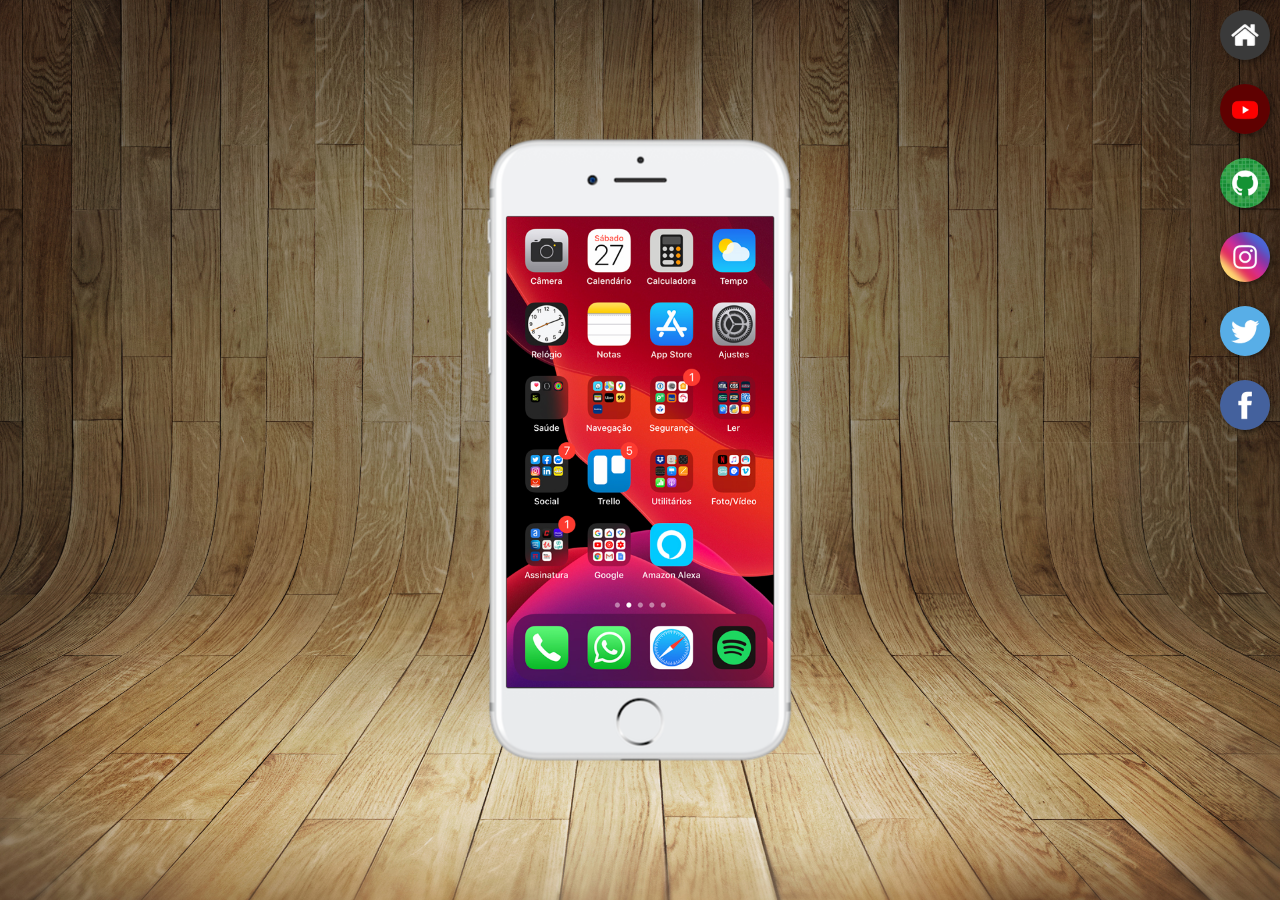
<file: index.html>
<!DOCTYPE html>
<html lang="pt-br">
<head>
    <meta charset="UTF-8">
    <meta name="viewport" content="width=device-width, initial-scale=1.0">
    <link rel="shortcut icon" href="favicon.ico" type="image/x-icon">
    <link rel="stylesheet" href="estilos/style.css">
    <title>Projeto Redes Sociais</title>
</head>
<body>
    <main>
        <section id="telefone">
            <iframe src="home.html" name="tela" id="tela" frameborder="0">
                Seu navegador não é compatível com isso.
            </iframe>
        </section>
        <section id="redes-sociais">
            <a href="home.html" target="tela"><img src="imagens/logo-home.jpg" alt="Home"></a><br>
            <a href="youtube.html" target="tela"><img src="imagens/logo-youtube.jpg" alt="YouTube"></a><br>
            <a href="github.html" target="tela"><img src="imagens/logo-github.jpg" alt="GitHub"></a><br>
            <a href="instagram.html" target="tela"><img src="imagens/logo-instagram.jpg" alt="Instagram"></a><br>
            <a href="twitter.html" target="tela"><img src="imagens/logo-twitter.jpg" alt="Twitter"></a><br>
            <a href="facebook.html" target="tela"><img src="imagens/logo-facebook.jpg" alt="Facebook"></a>

        </section>
    </main>
</body>
</html>
</file>
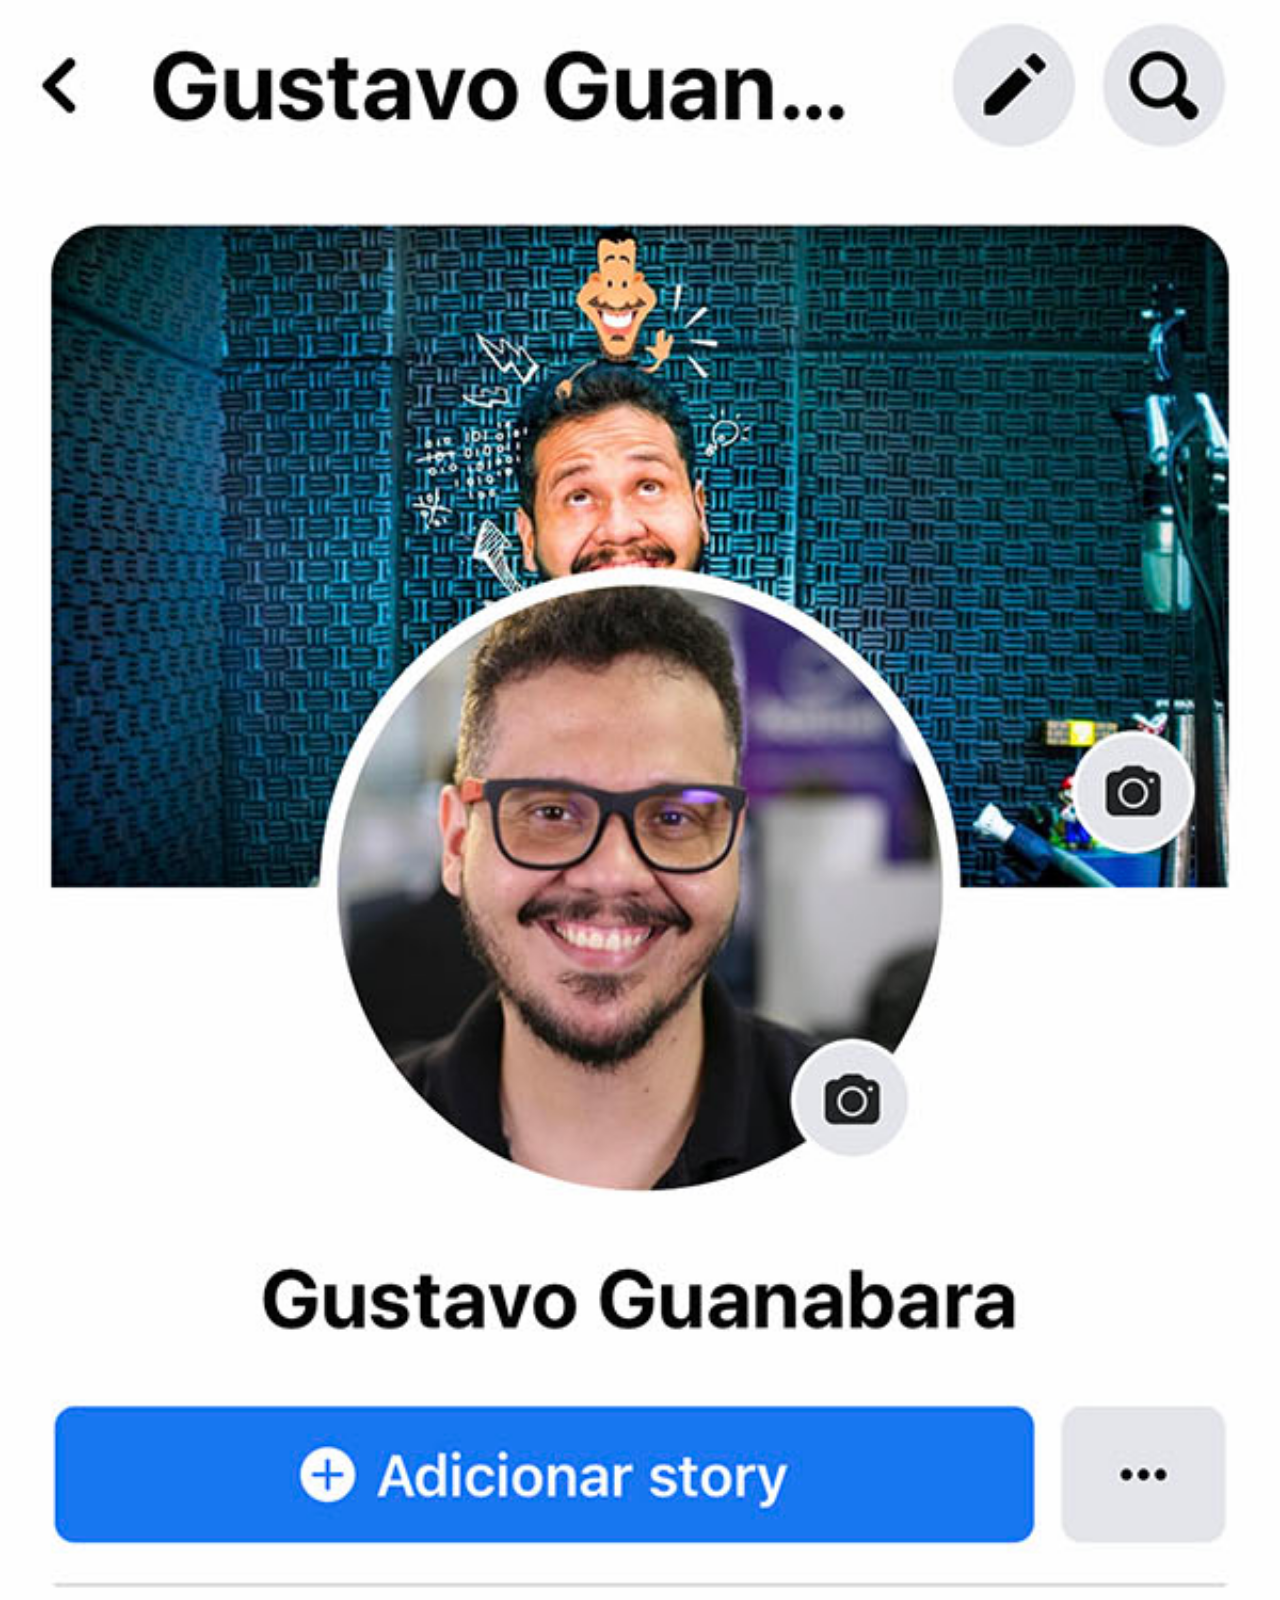
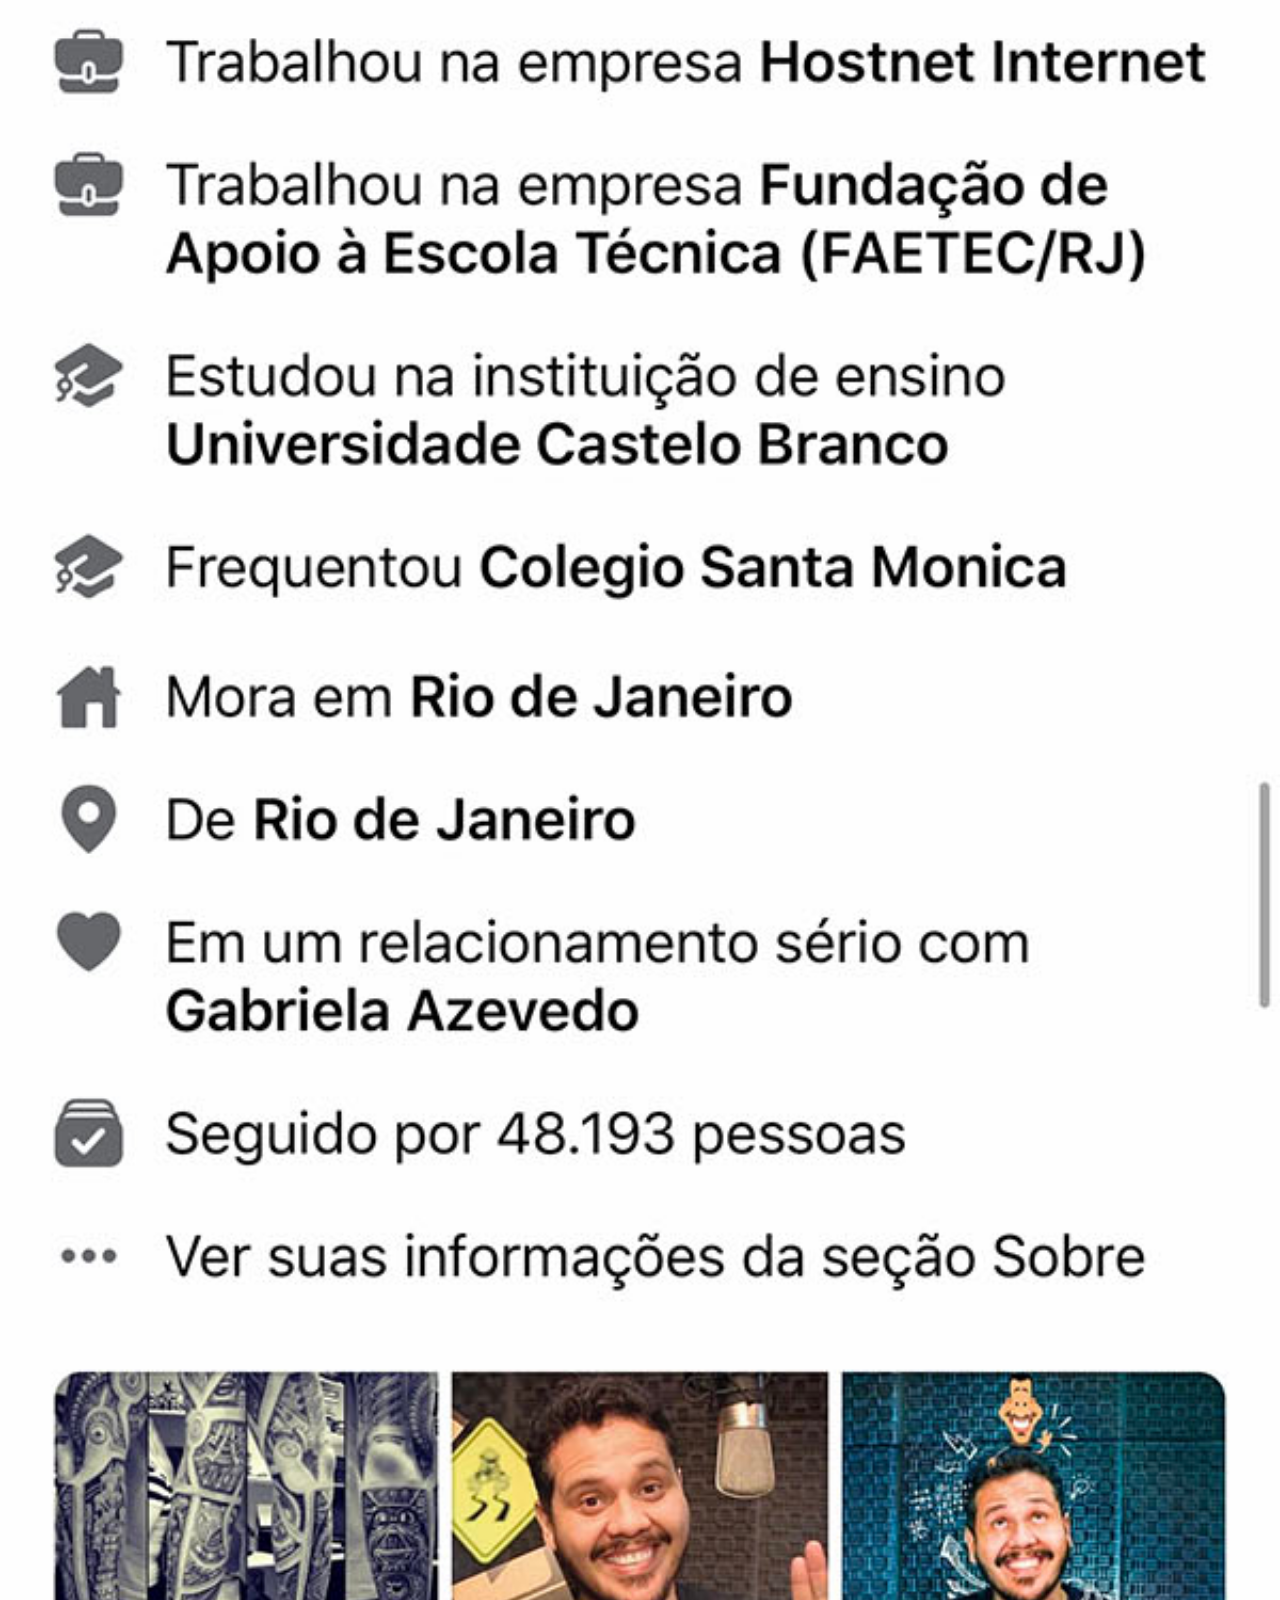
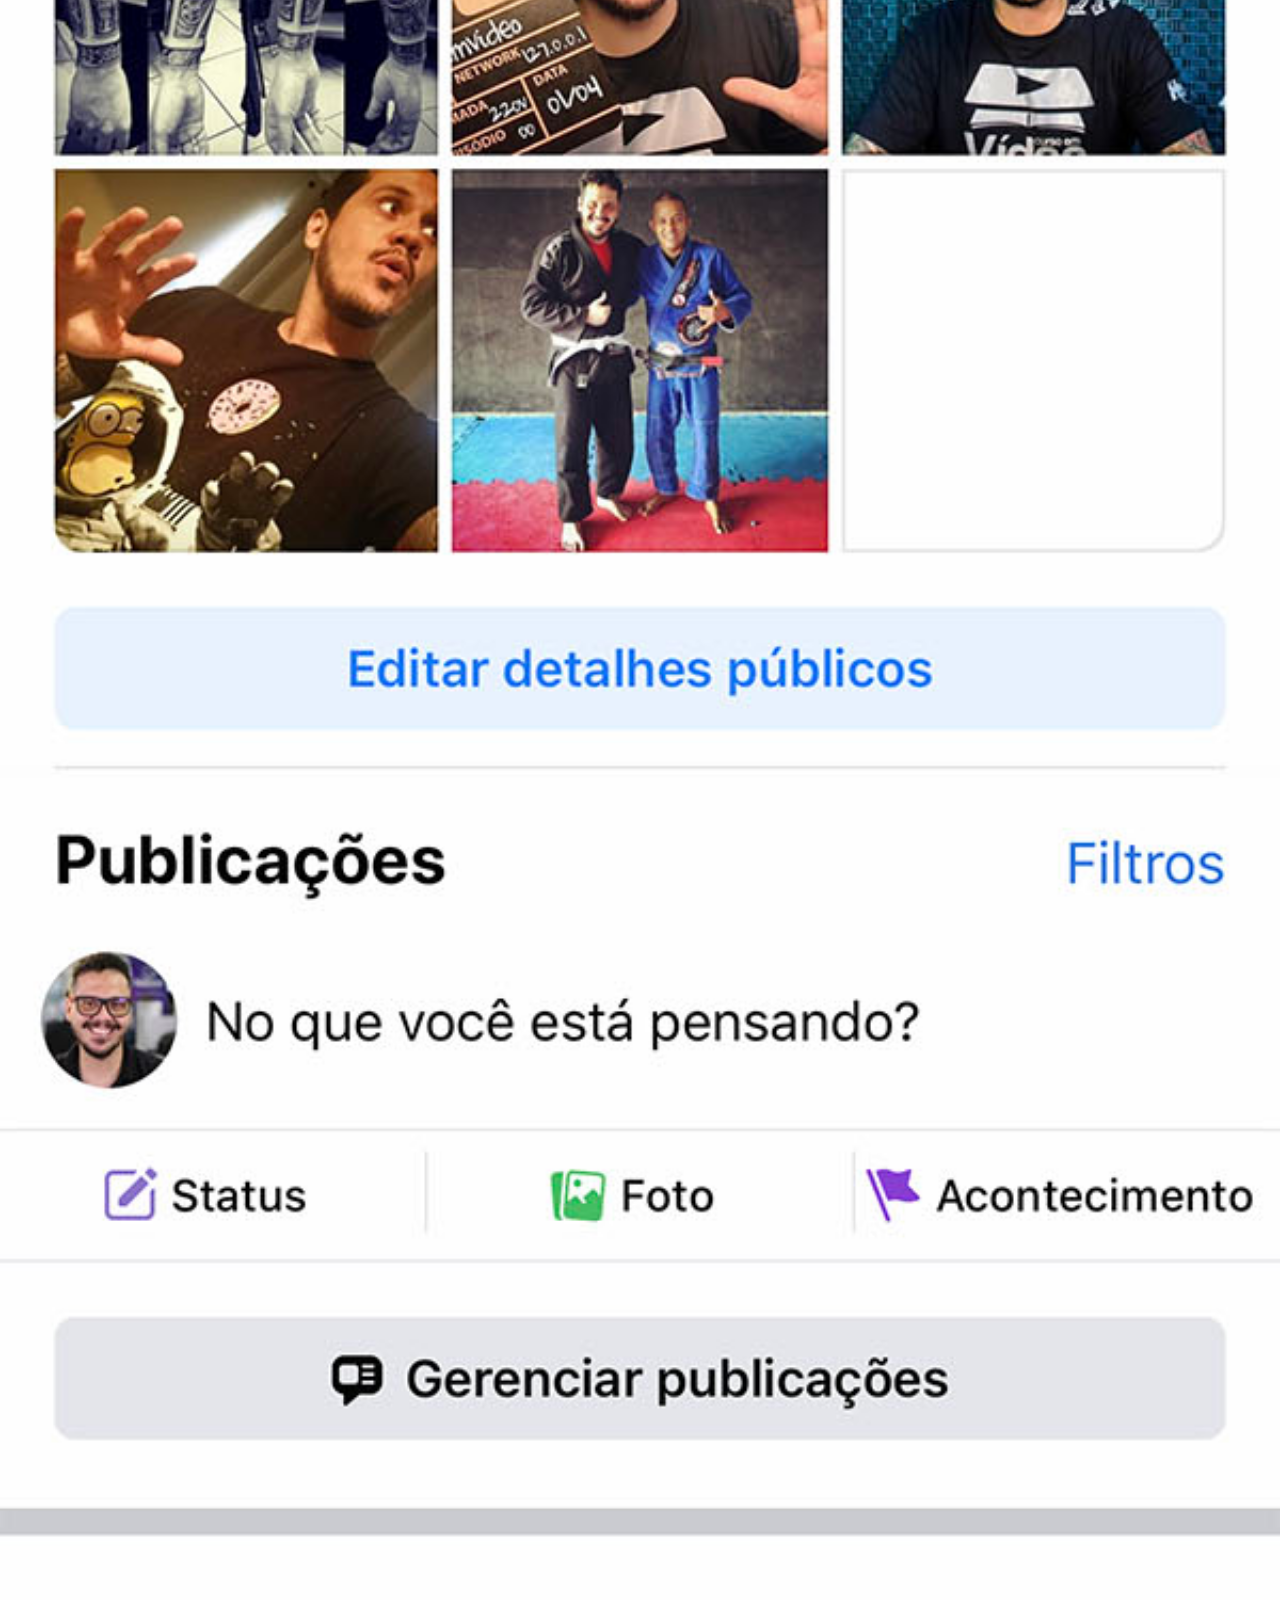
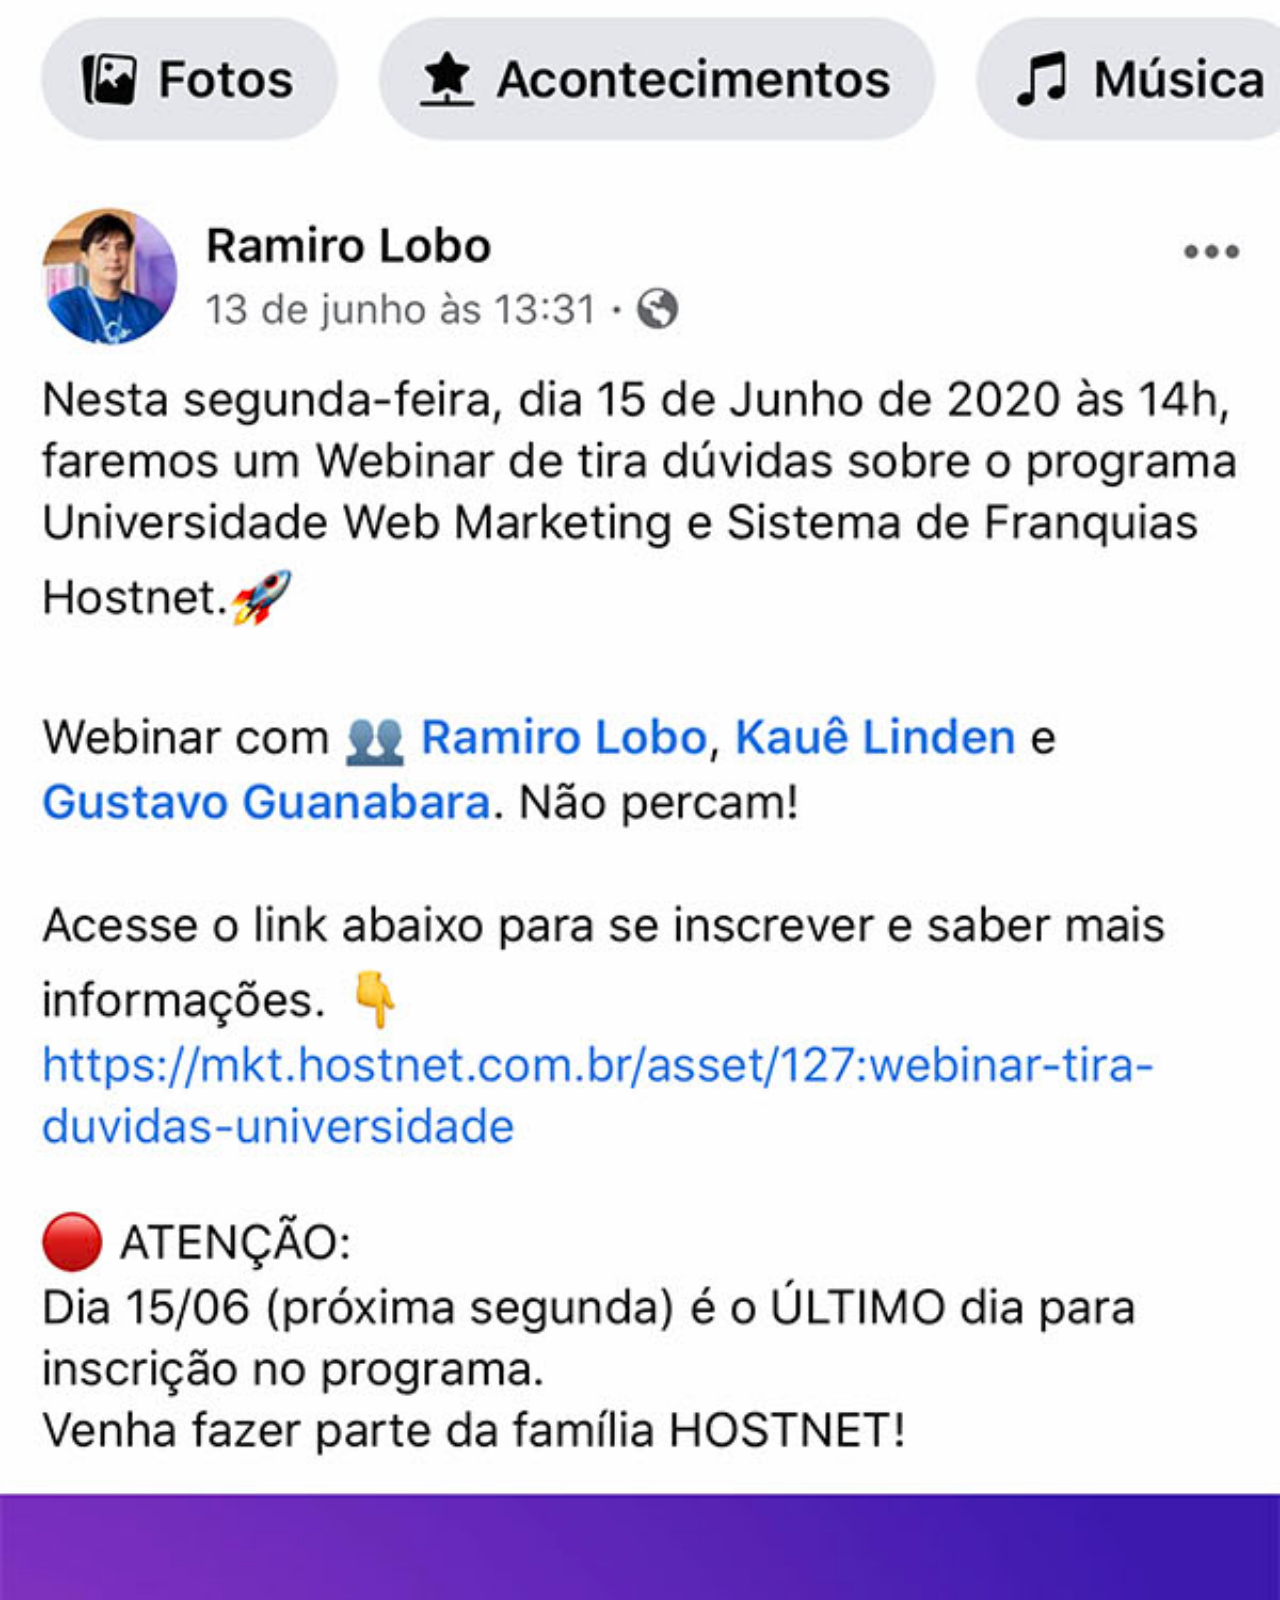
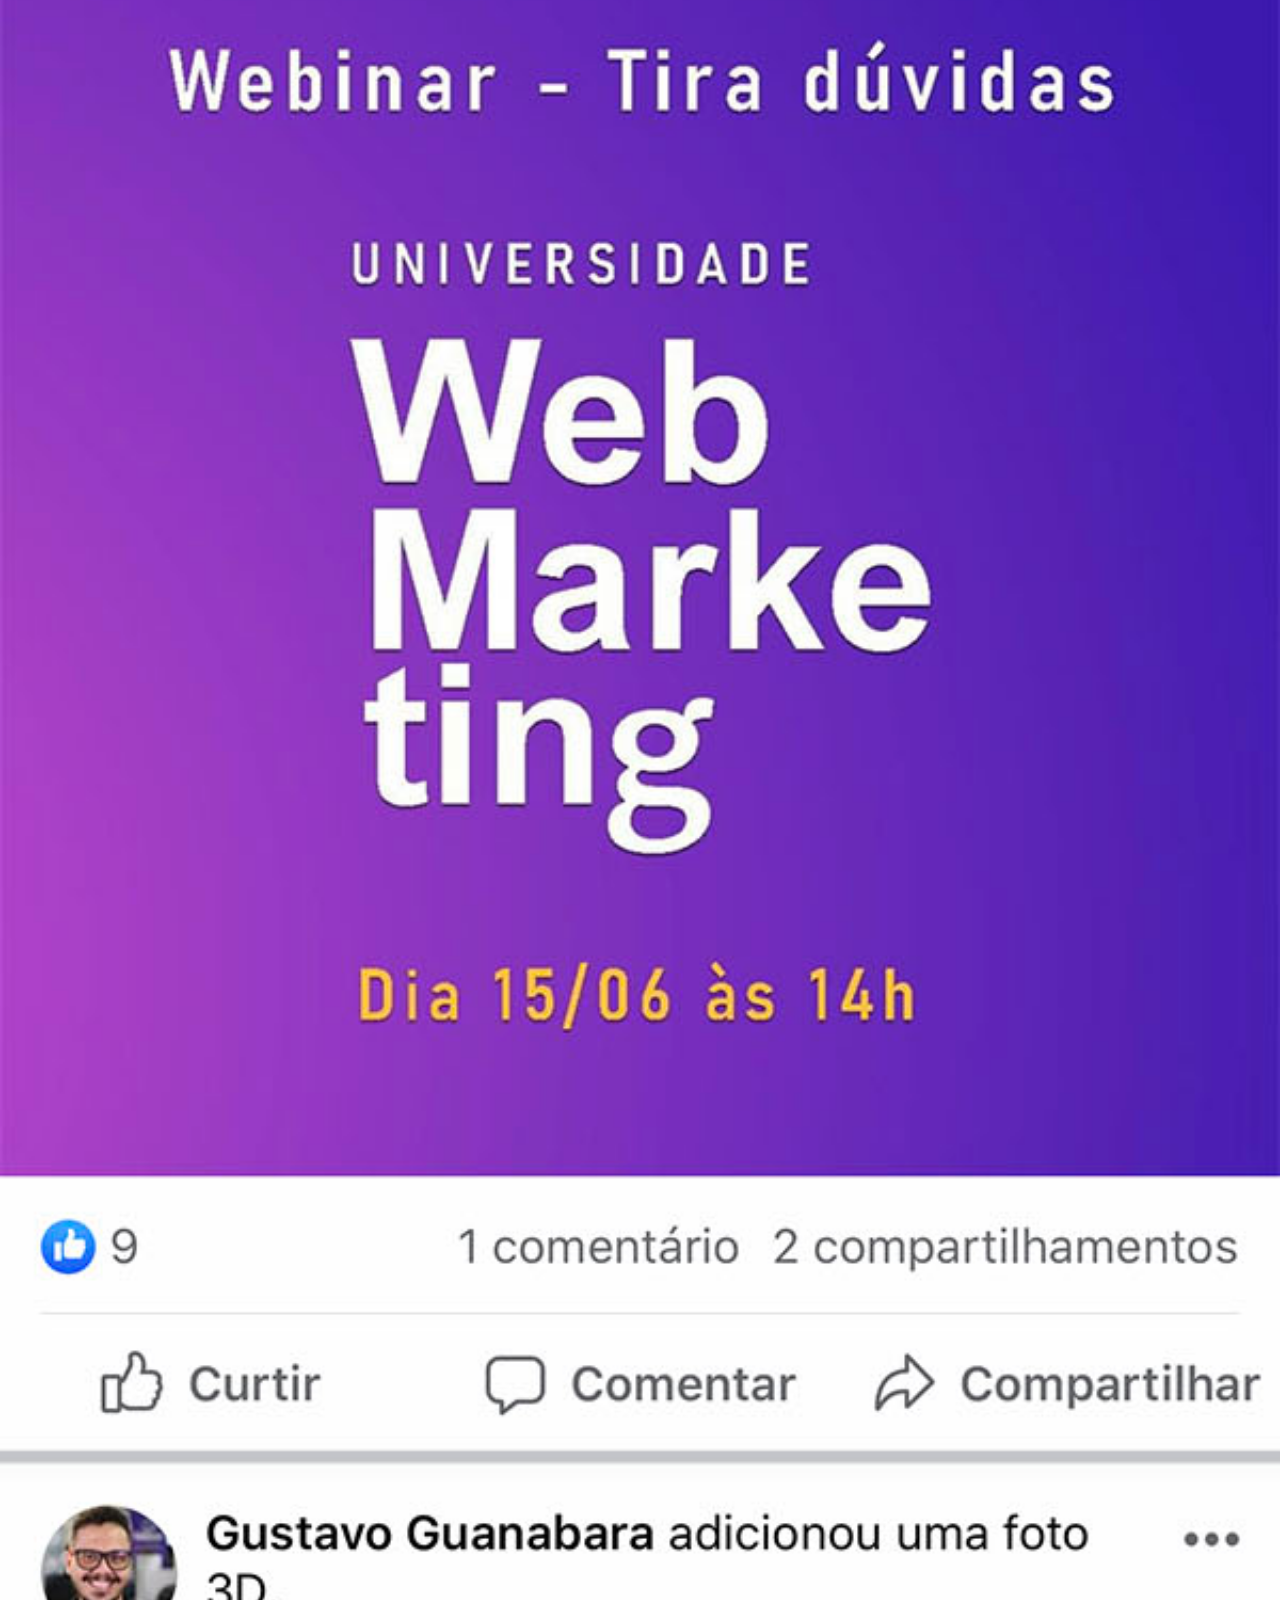
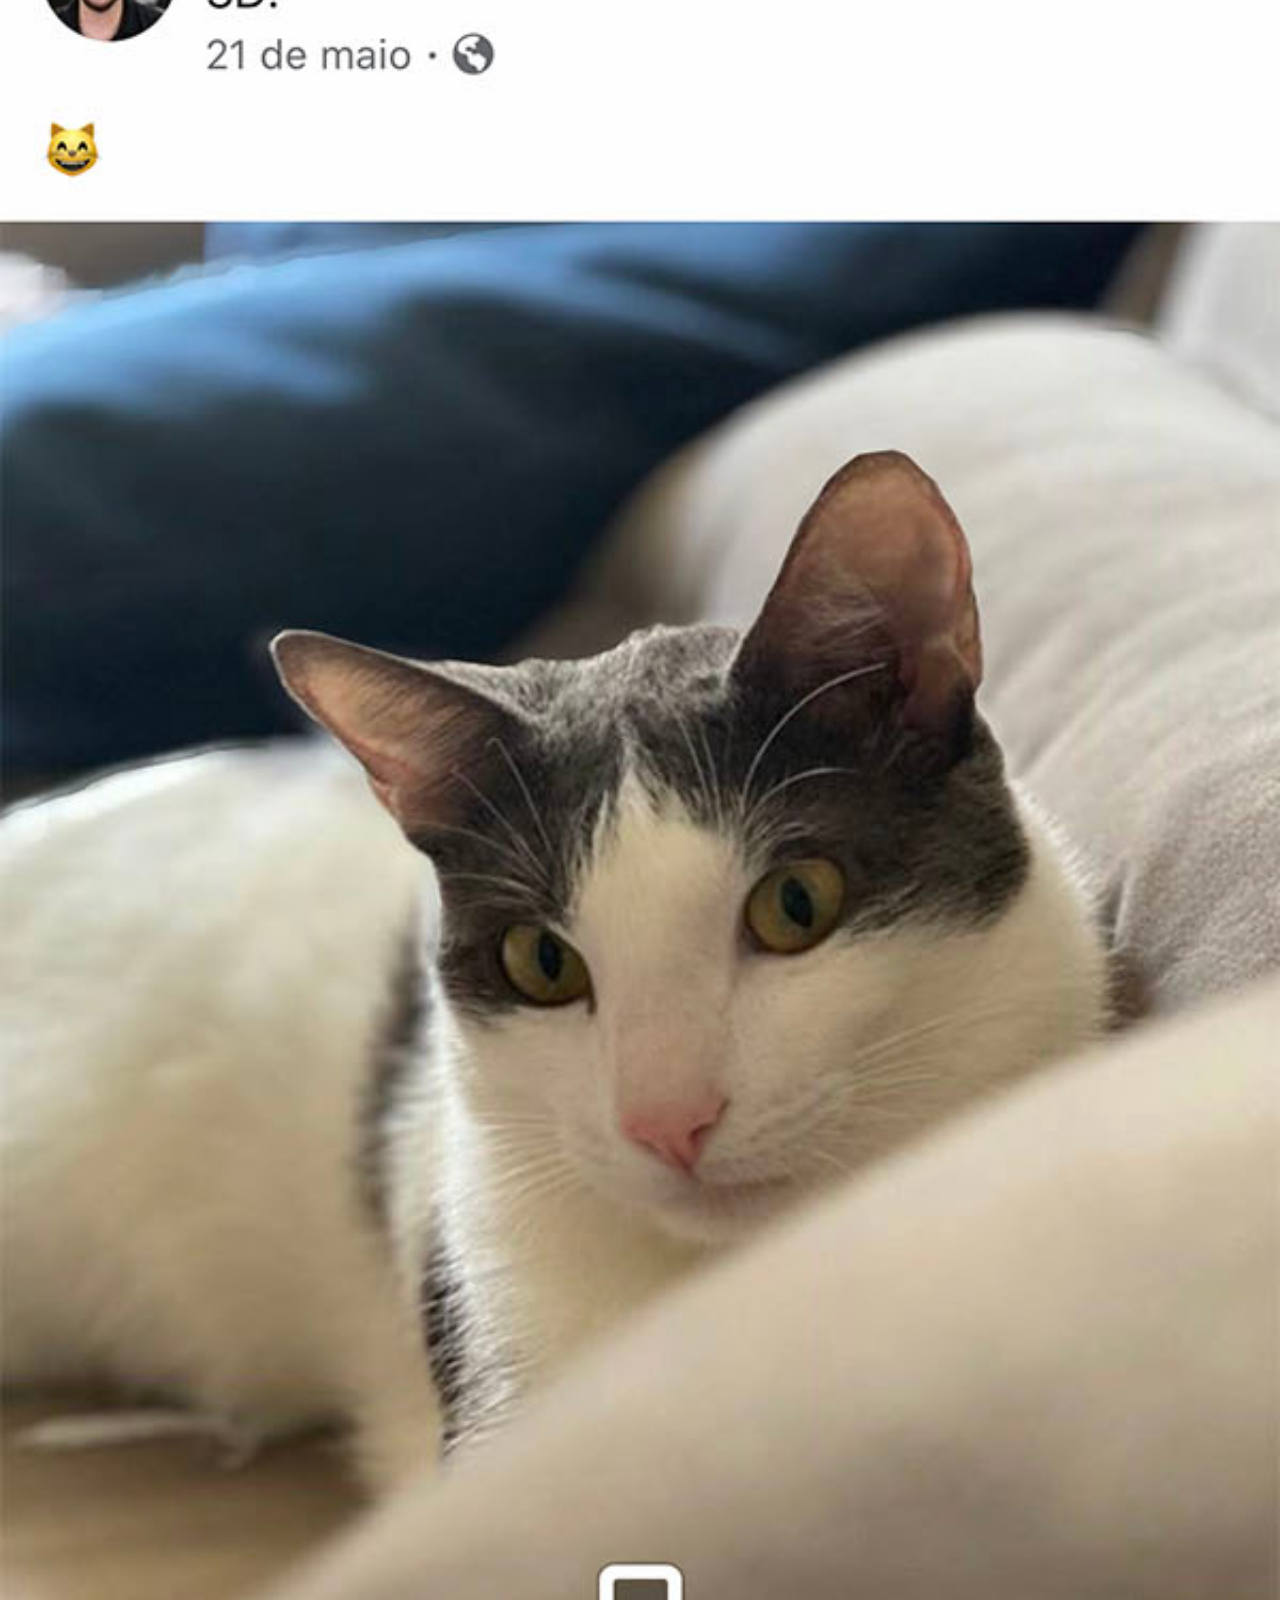
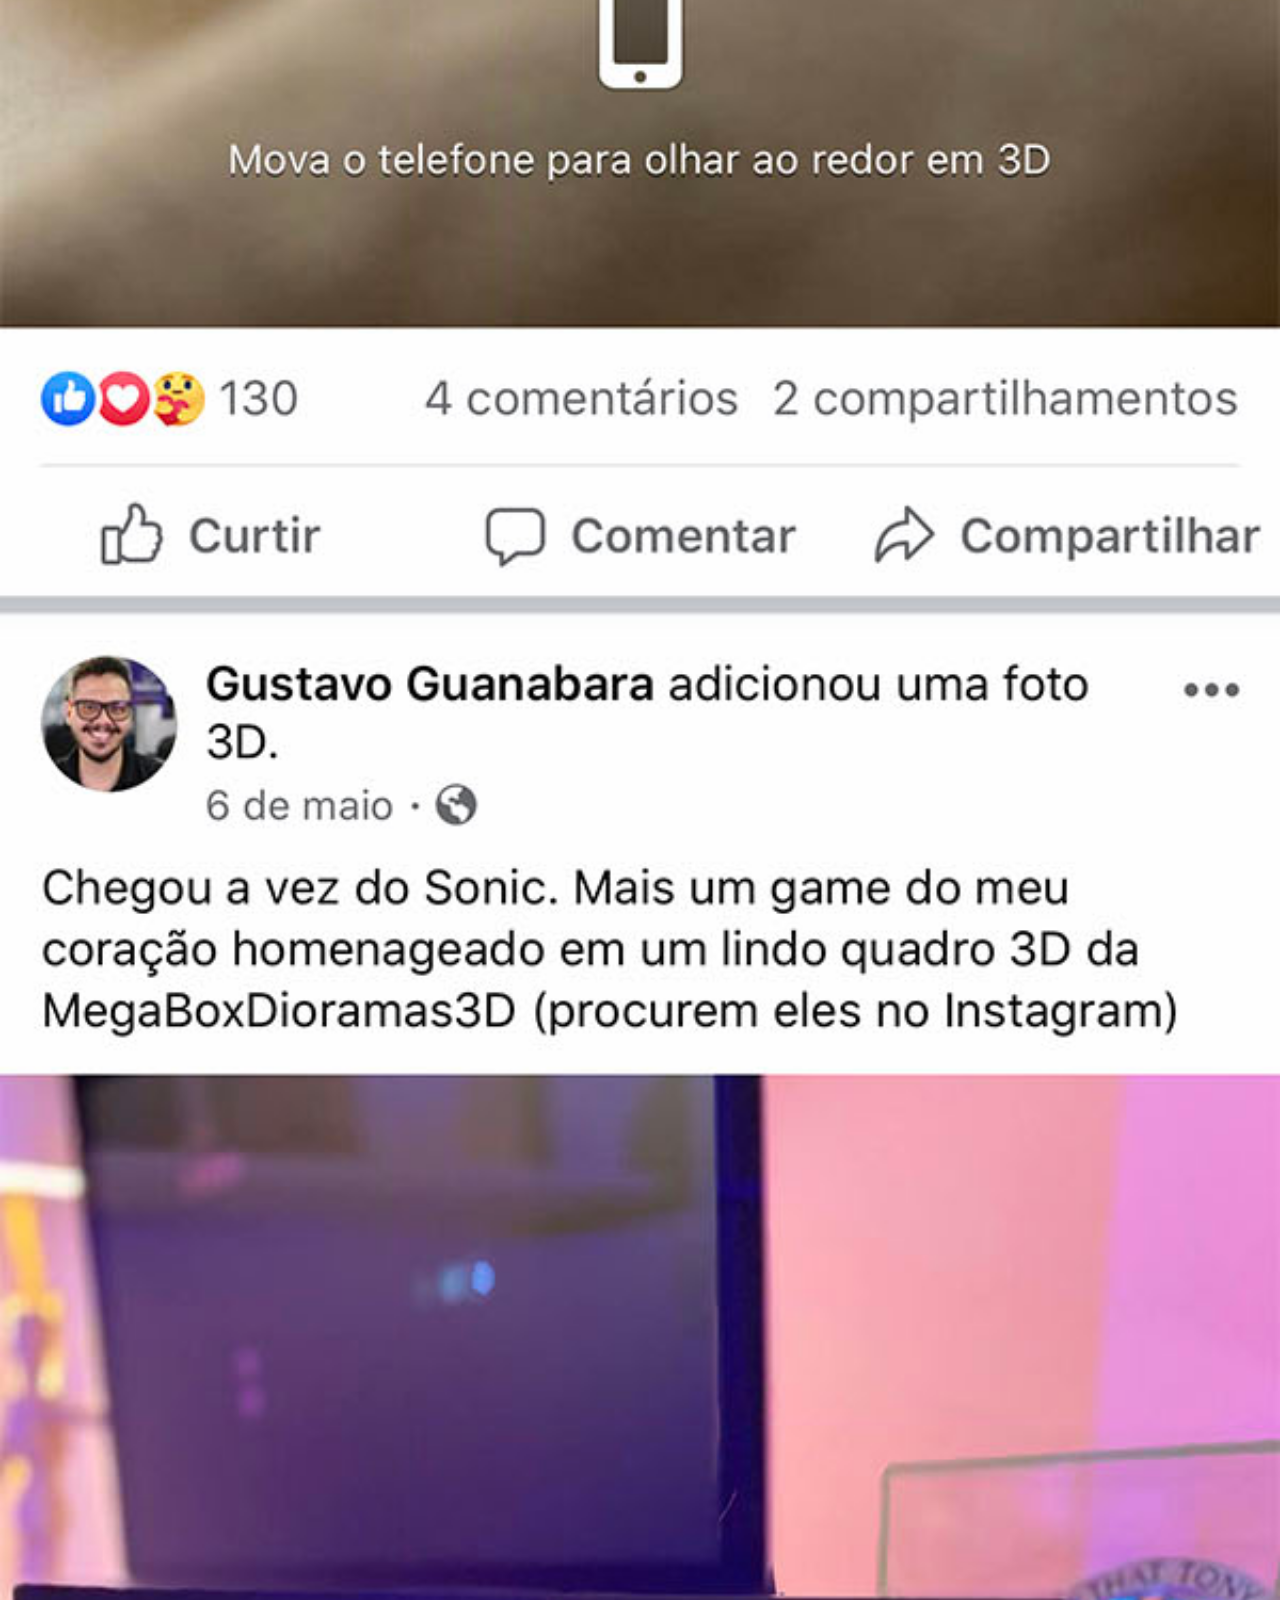
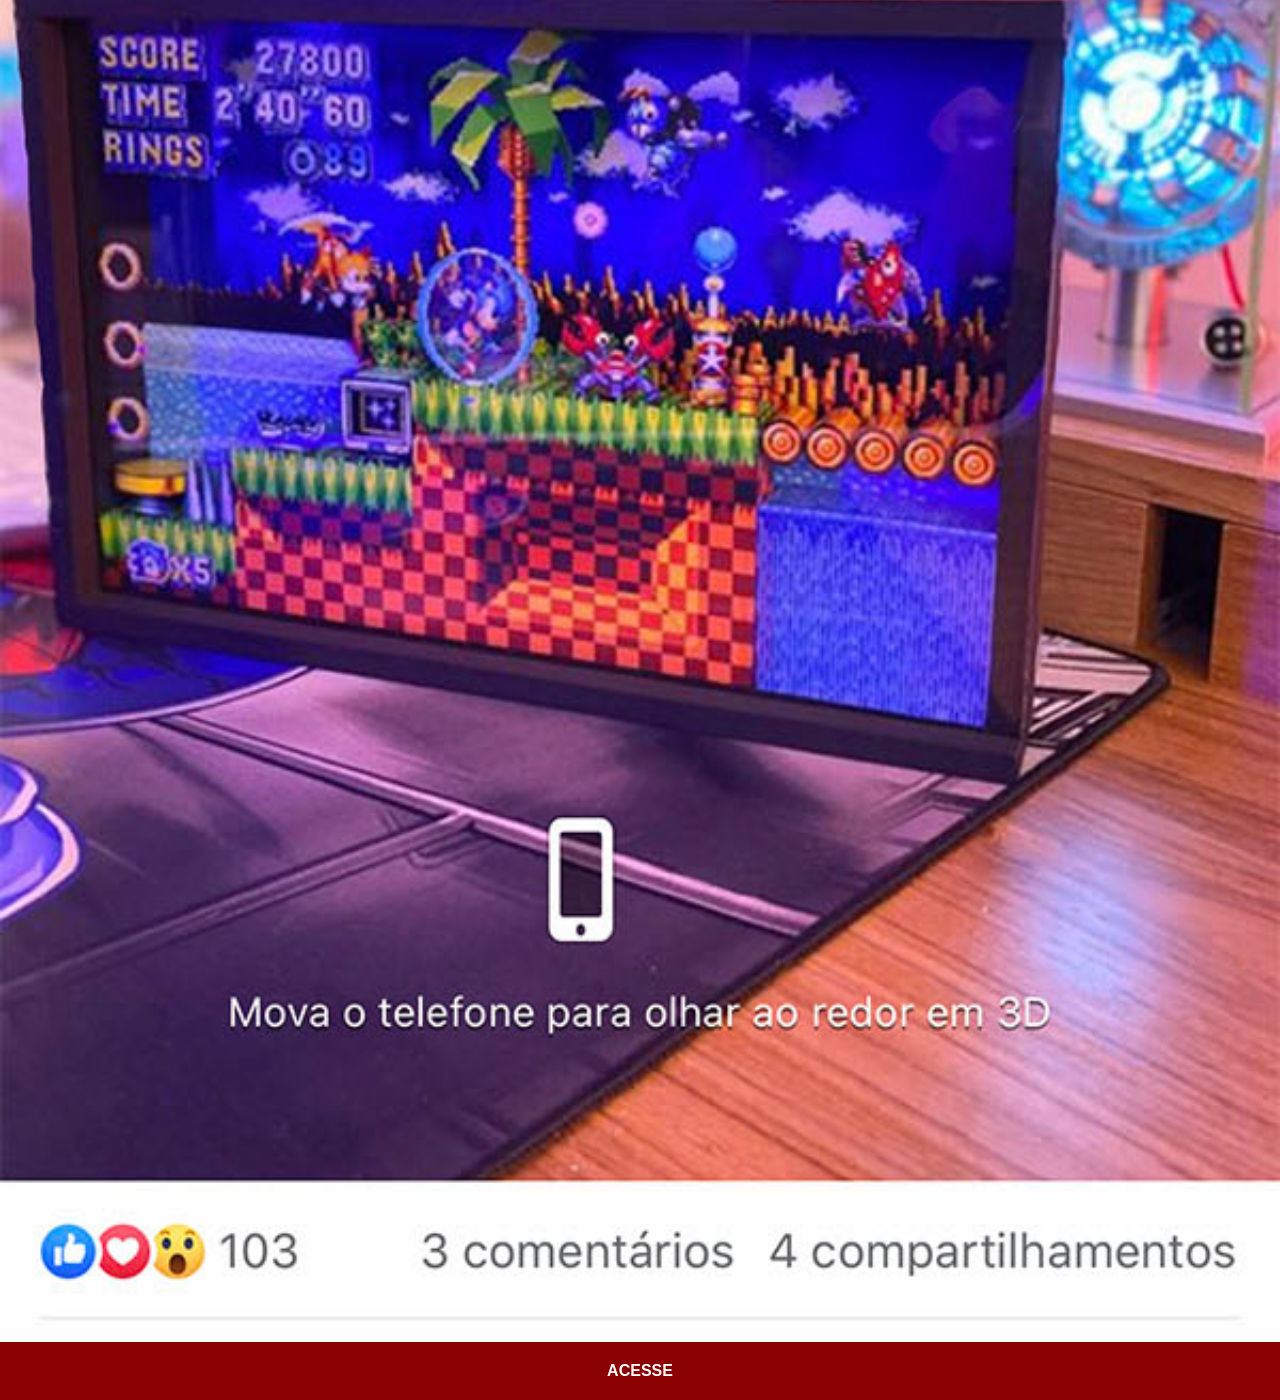
<file: facebook.html>
<!DOCTYPE html>
<html lang="pt-br">
<head>
    <meta charset="UTF-8">
    <meta name="viewport" content="width=device-width, initial-scale=1.0">
    <title>Facebook</title>
    <link rel="stylesheet" href="estilos/social.css">
</head>
<body>
    <img src="imagens/tela-facebook.jpg" alt="Facebook">
    <a href="https://www.facebook.com/gustavoguanabara" target="_blank">ACESSE</a>
</body>
</html>
</file>
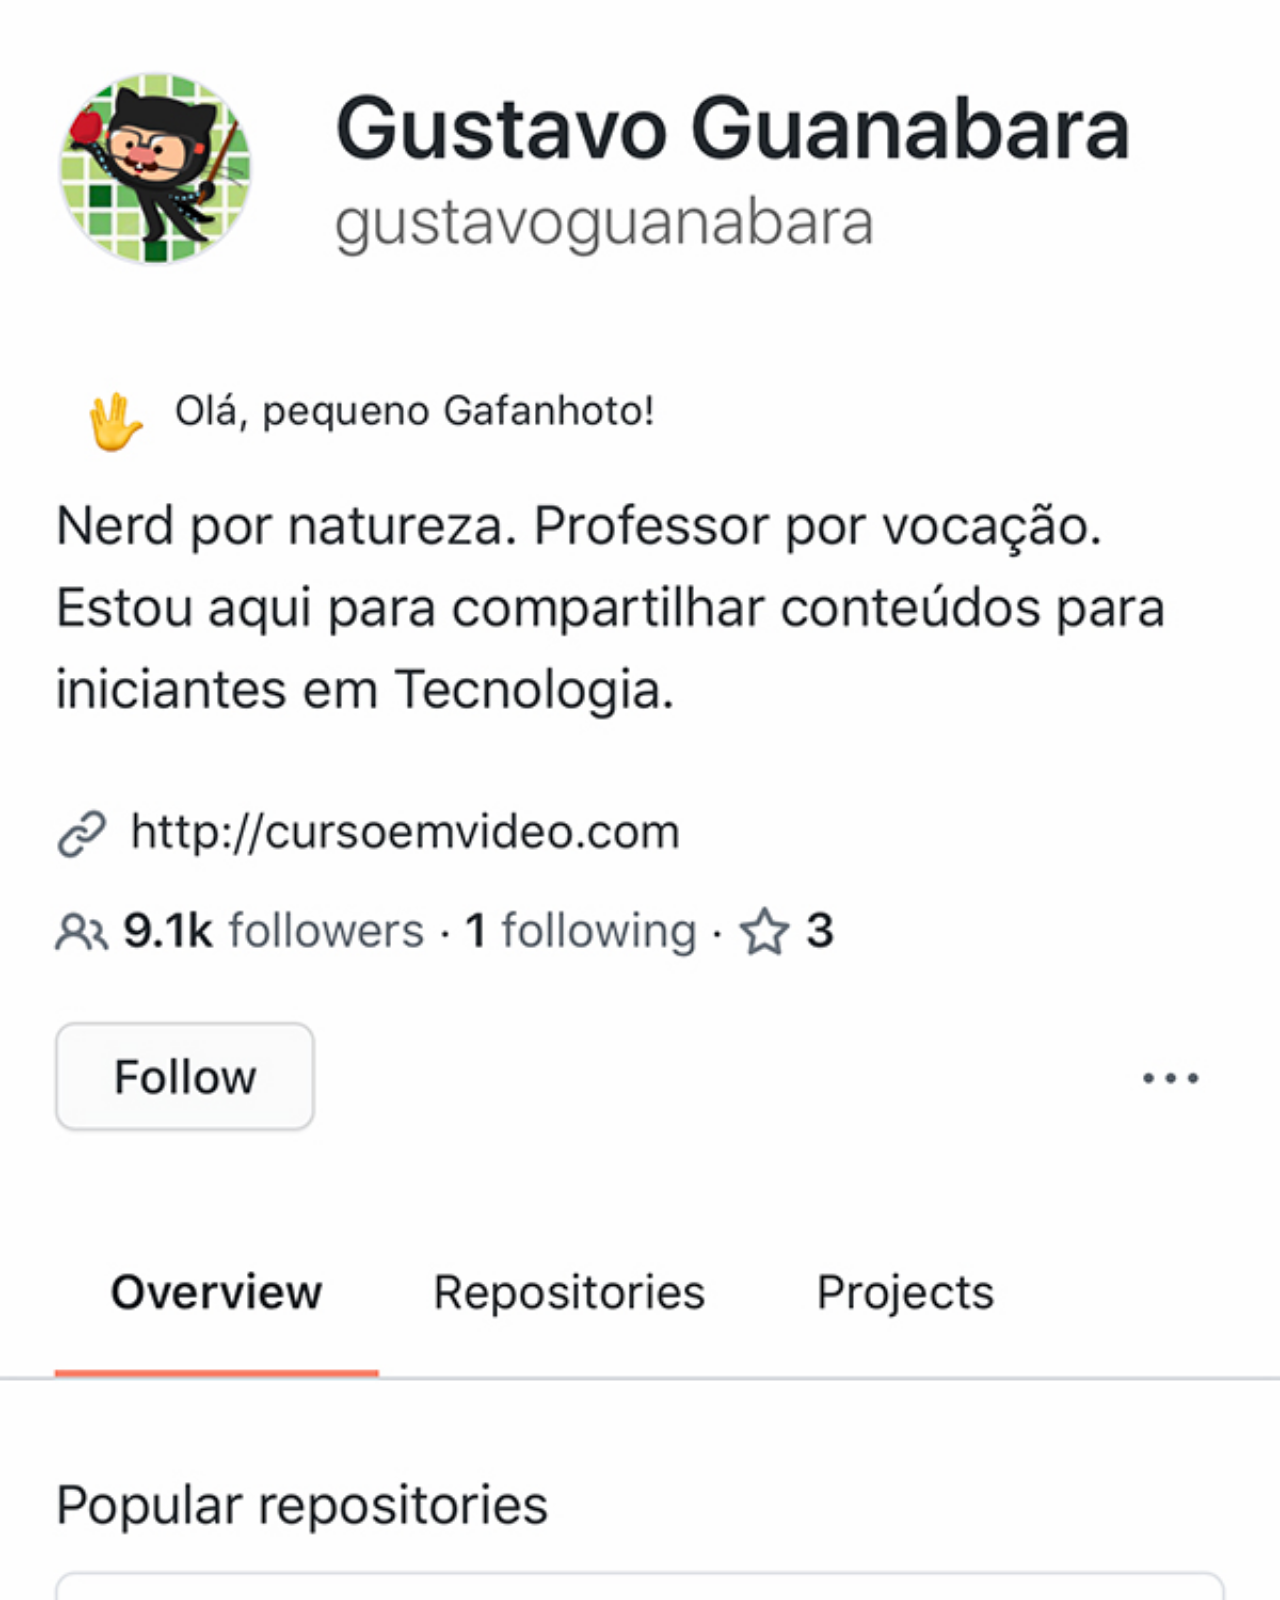
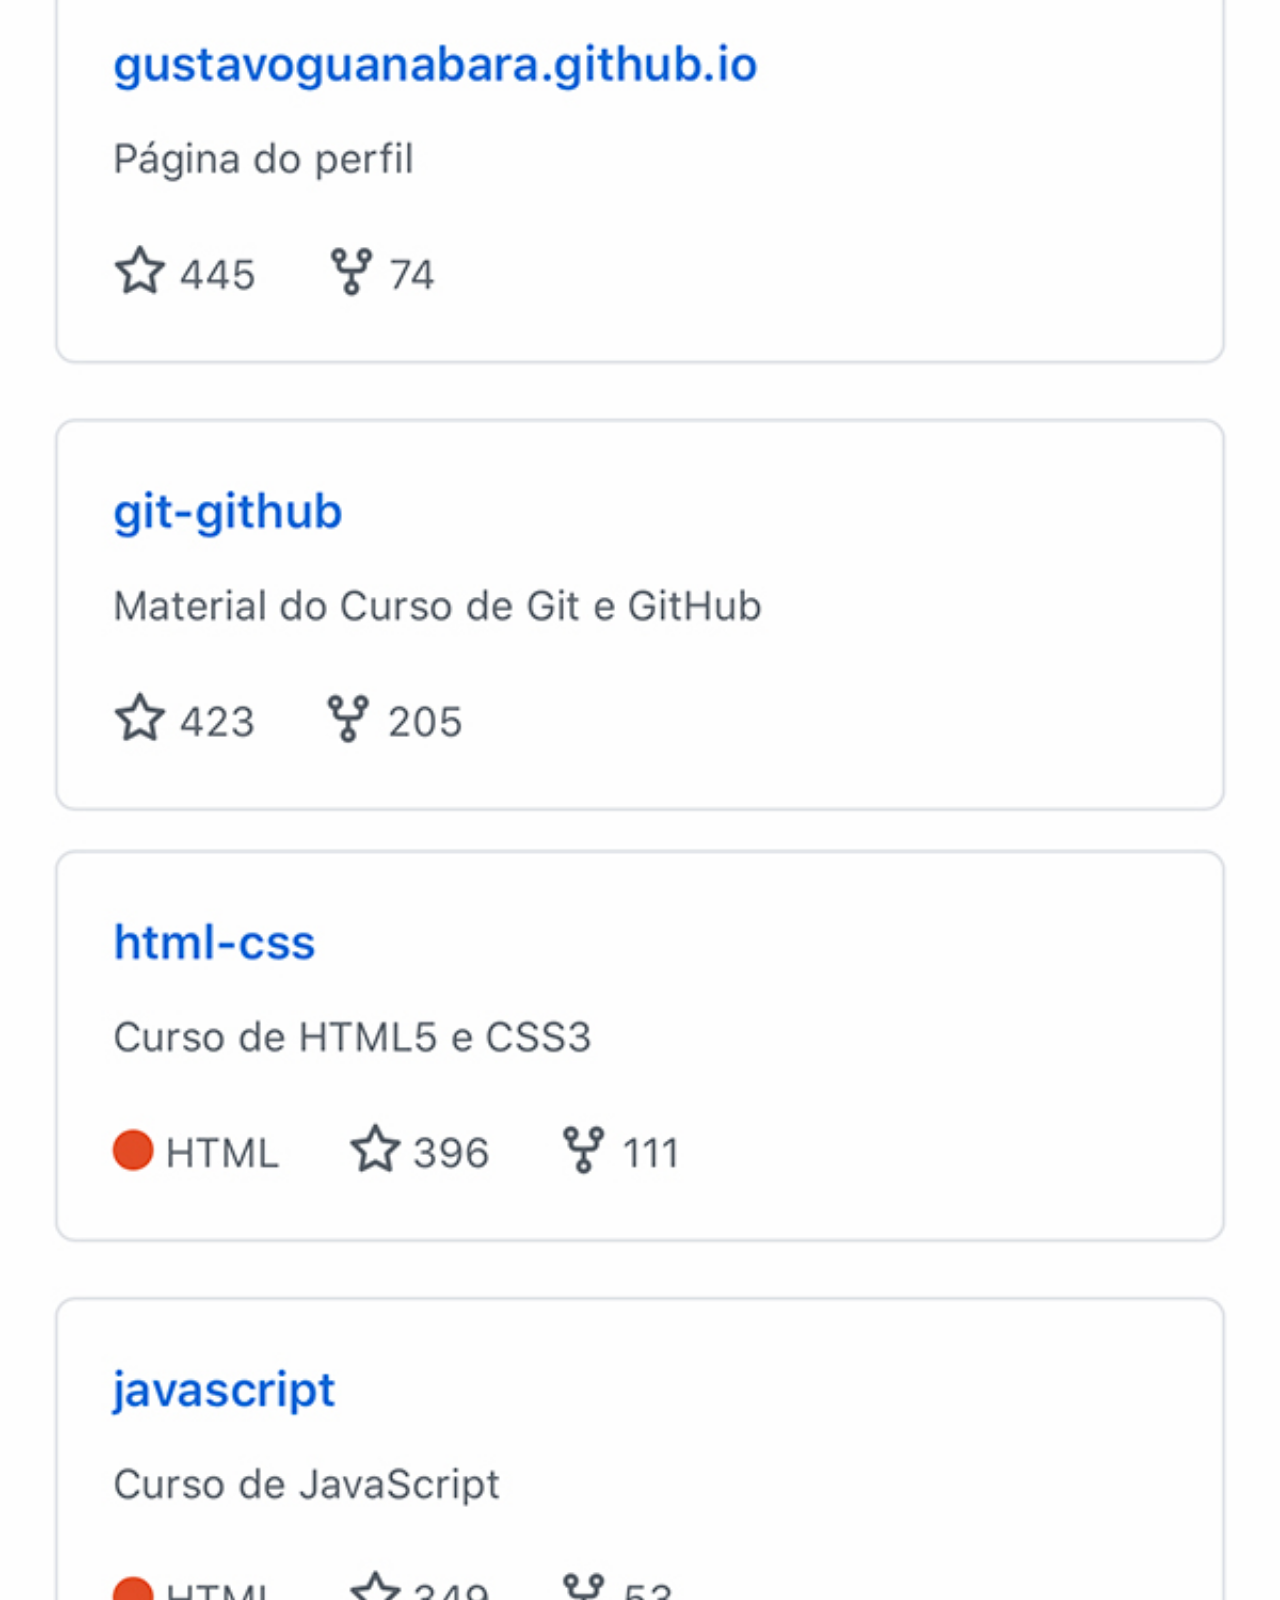
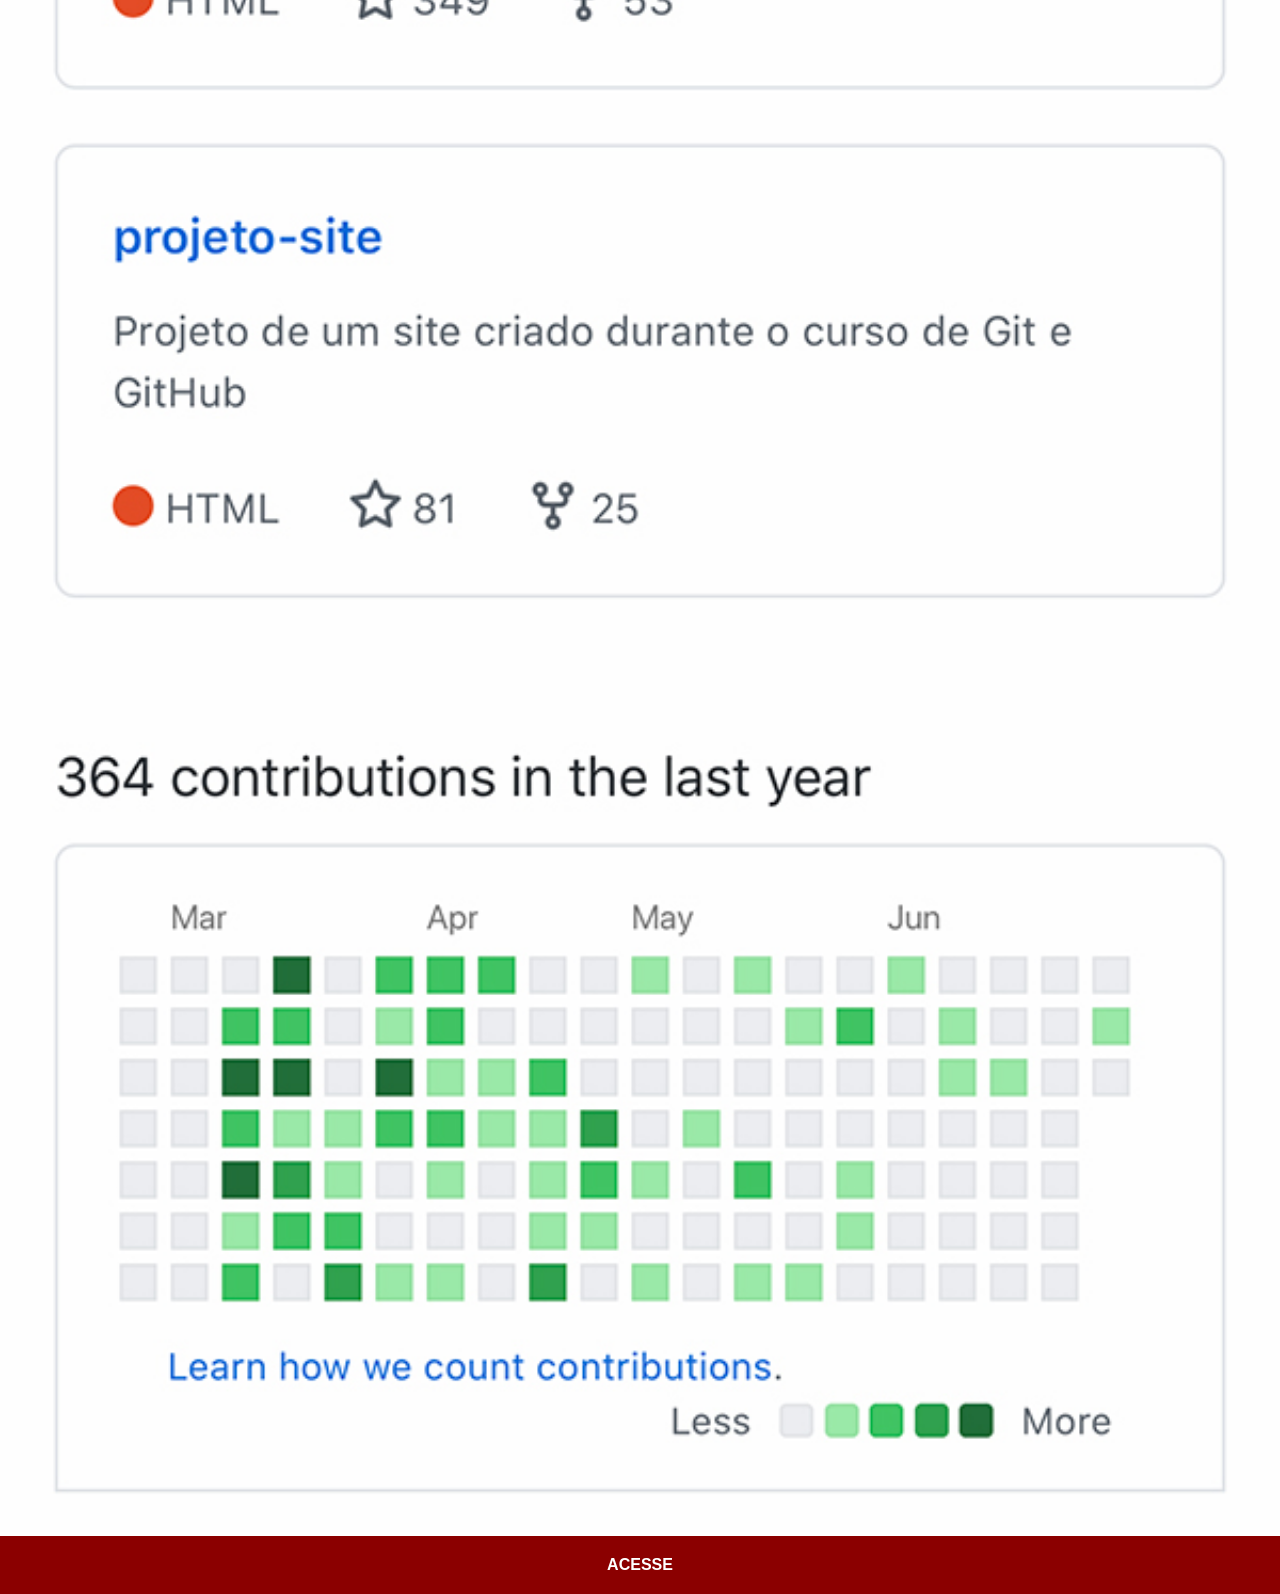
<file: github.html>
<!DOCTYPE html>
<html lang="pt-br">
<head>
    <meta charset="UTF-8">
    <meta name="viewport" content="width=device-width, initial-scale=1.0">
    <title>GitHub</title>
    <link rel="stylesheet" href="estilos/social.css">
</head>
<body>
    <img src="imagens/tela-github.jpg" alt="GitHub">
    <a href="https://github.com/gustavoguanabara/" target="_blank">ACESSE</a>
</body>
</html>
</file>
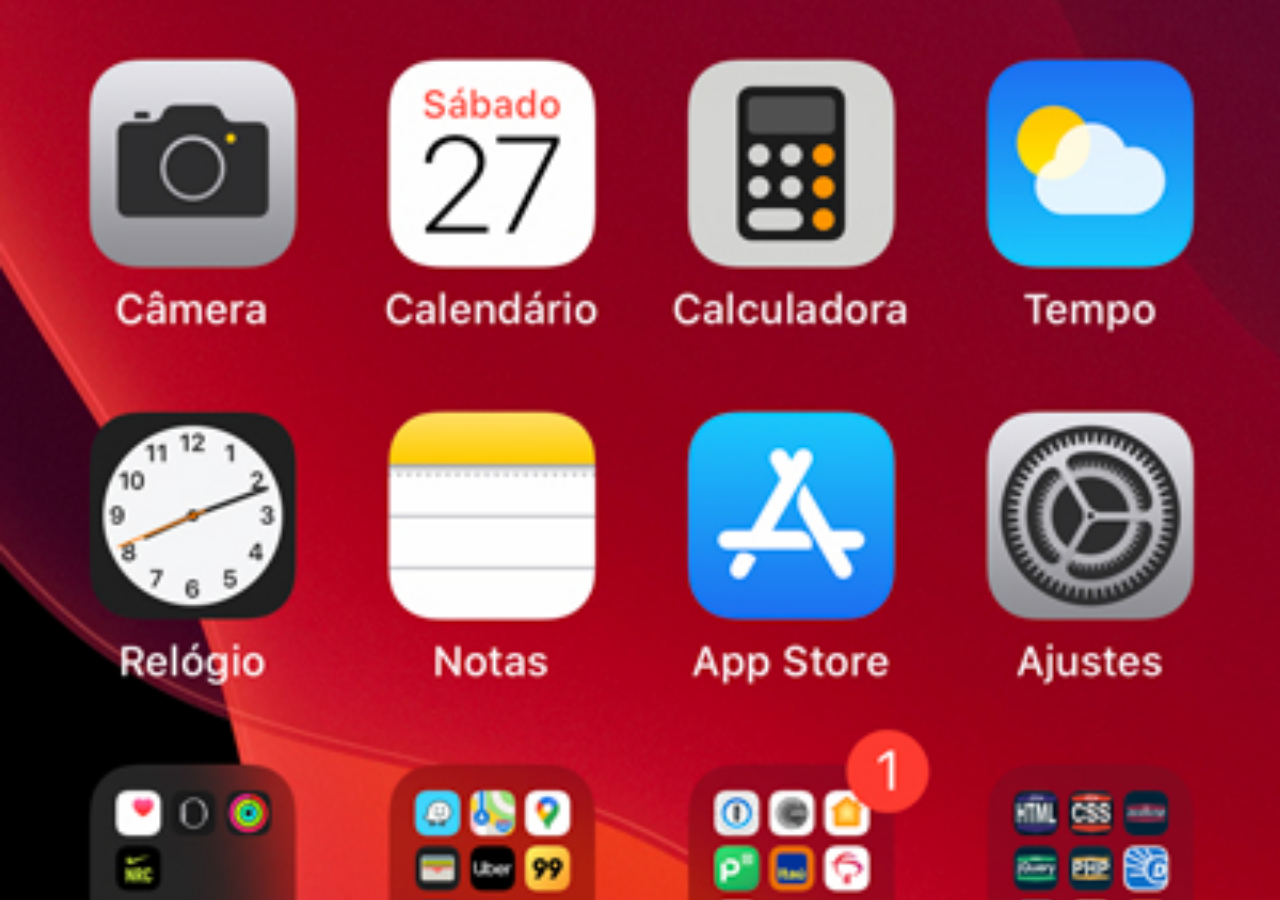
<file: home.html>
<!DOCTYPE html>
<html lang="pt-br">
<head>
    <meta charset="UTF-8">
    <meta name="viewport" content="width=device-width, initial-scale=1.0">
    <title>Home</title>
    <style>
        * {
            margin: 0px;
            padding: 0px;
        }

        body {
            width: 100vw;
            height: 100vh;
            background: black url('imagens/tela-home.jpg') no-repeat top center;
            background-size: cover;
        }
    </style>
</head>
<body>
    
</body>
</html>
</file>
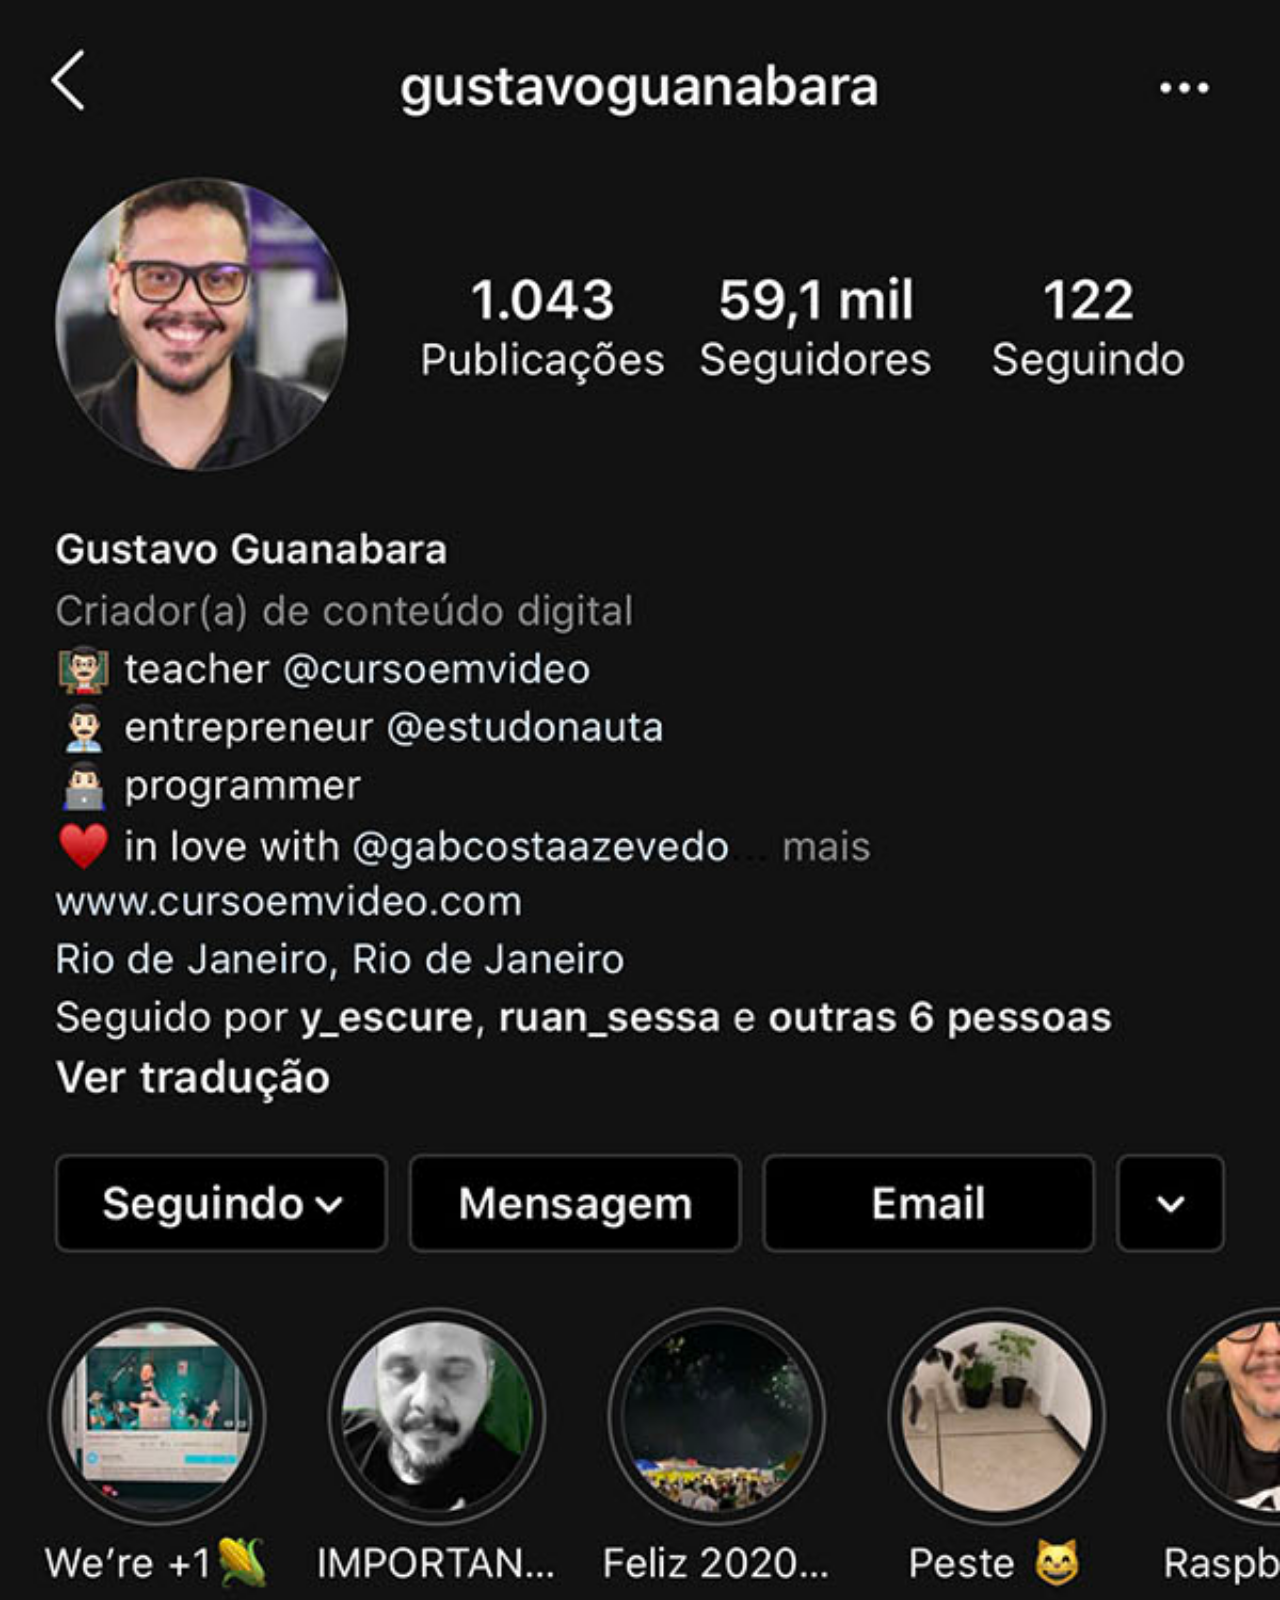
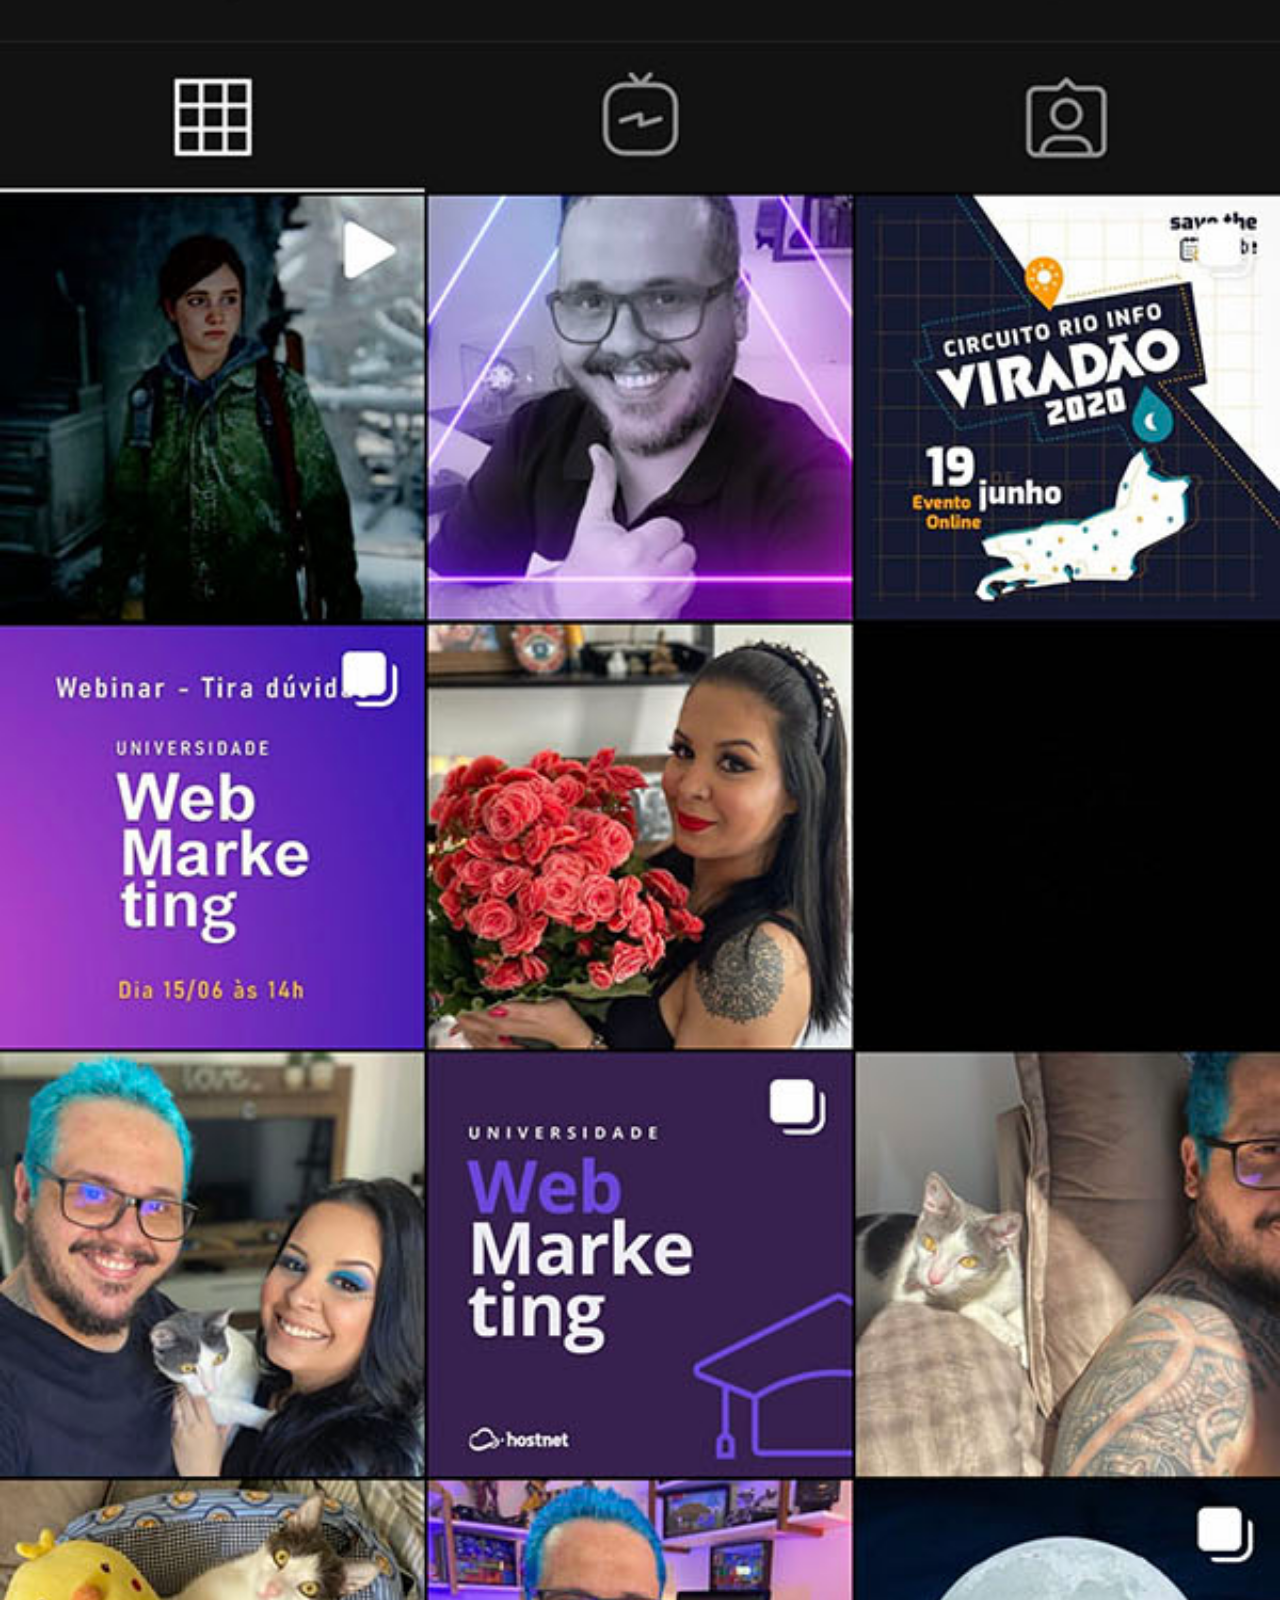
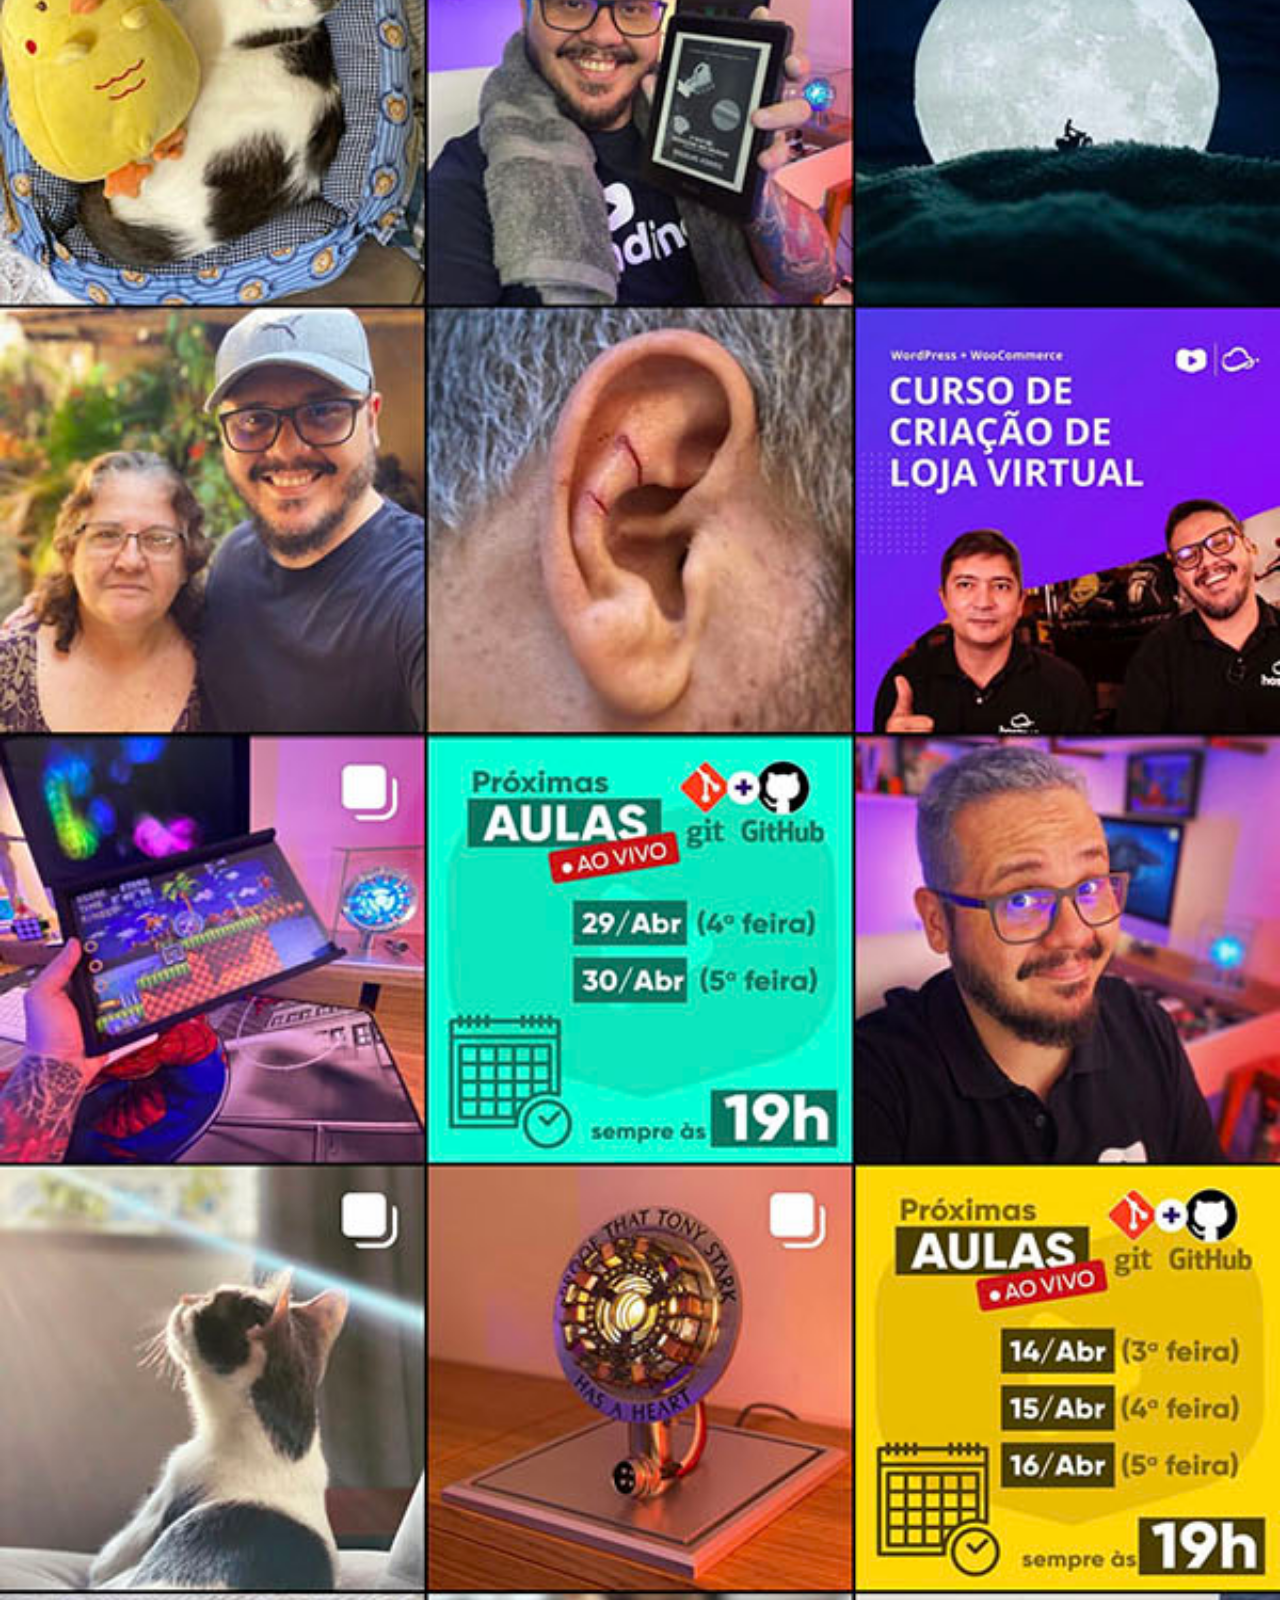
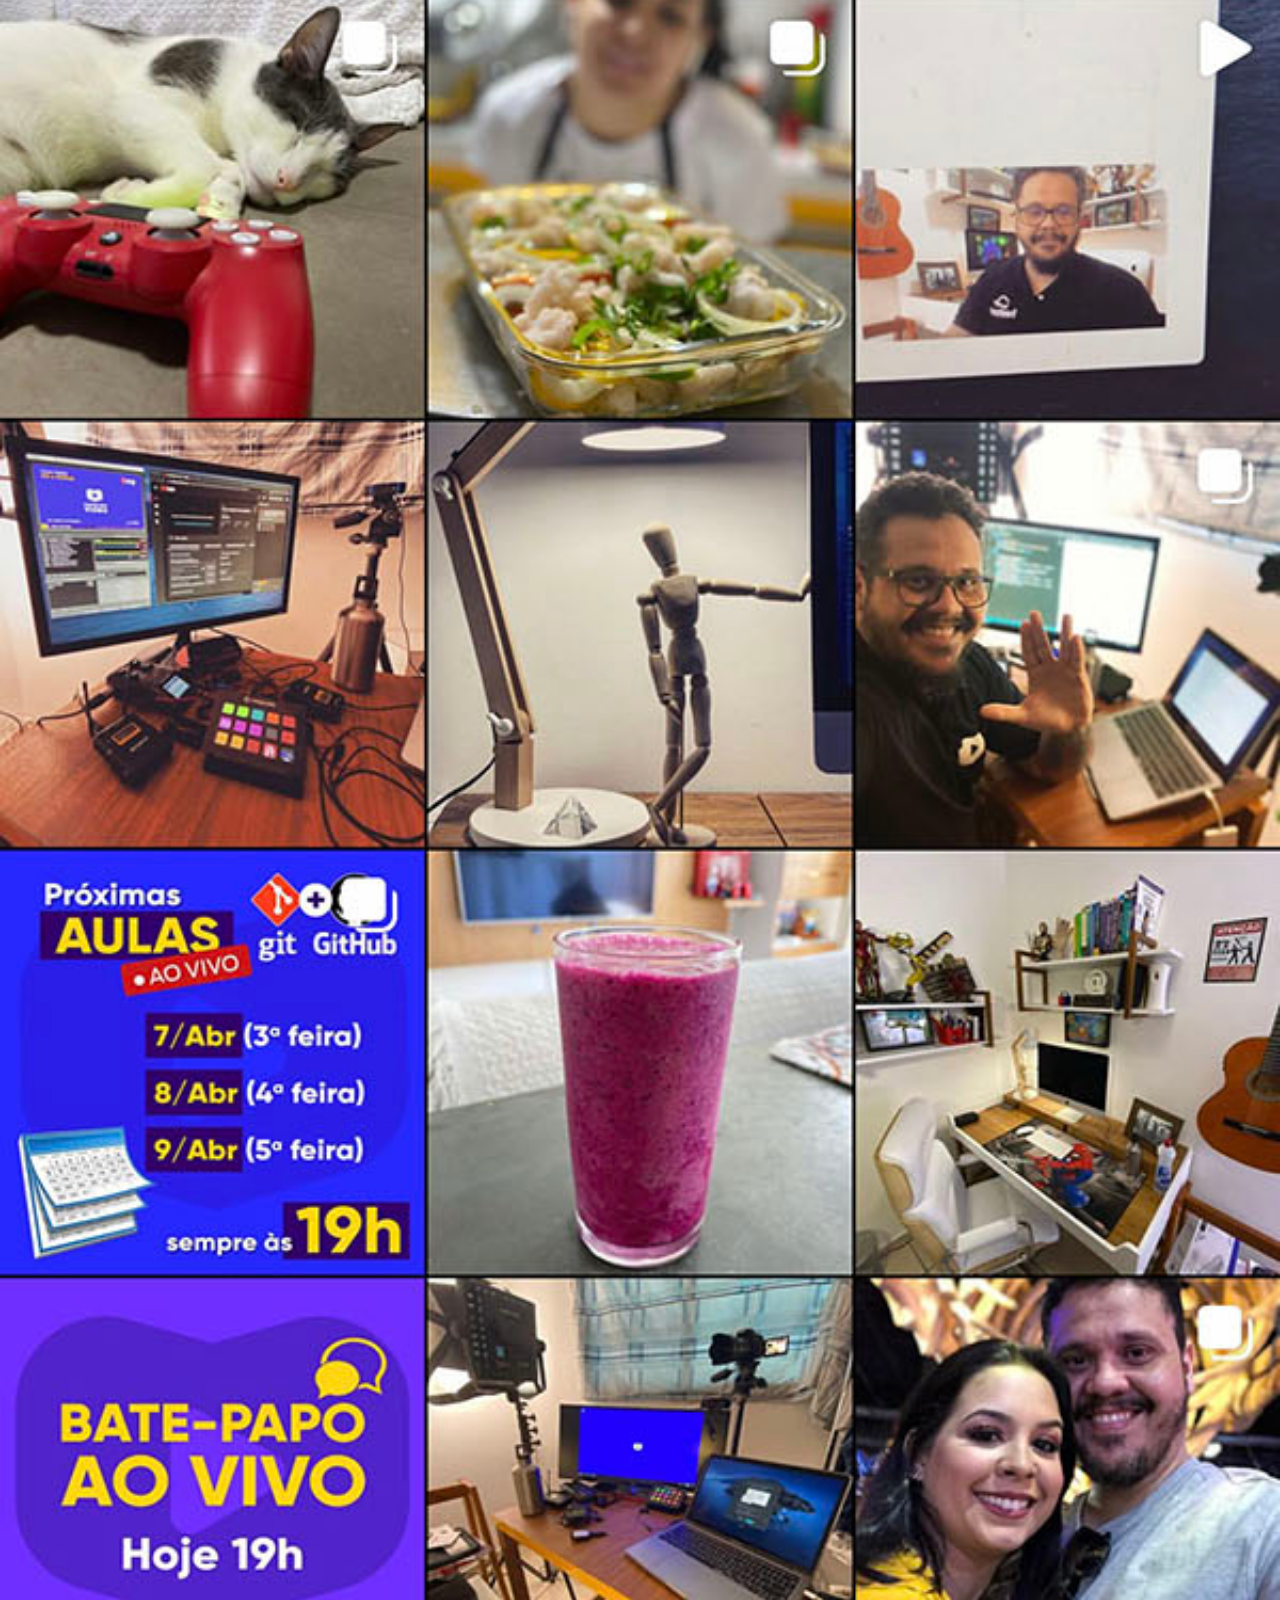
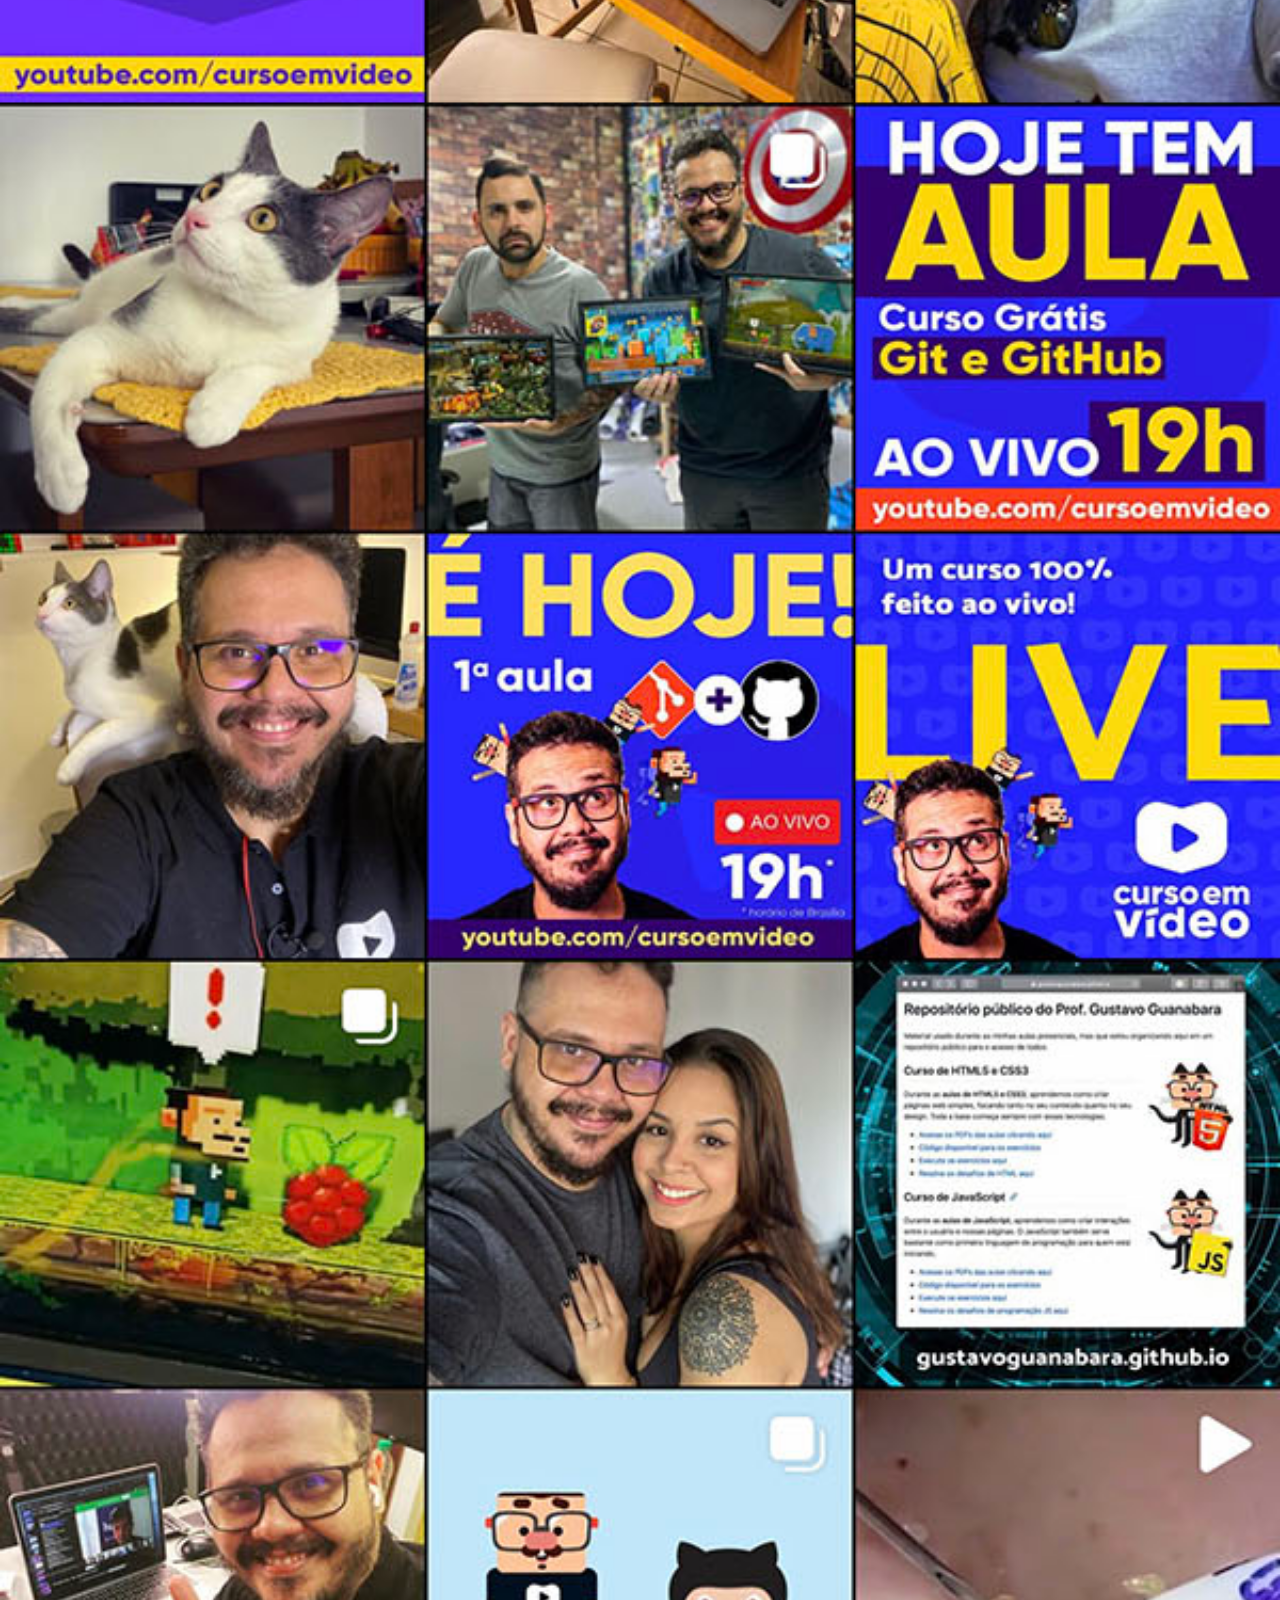
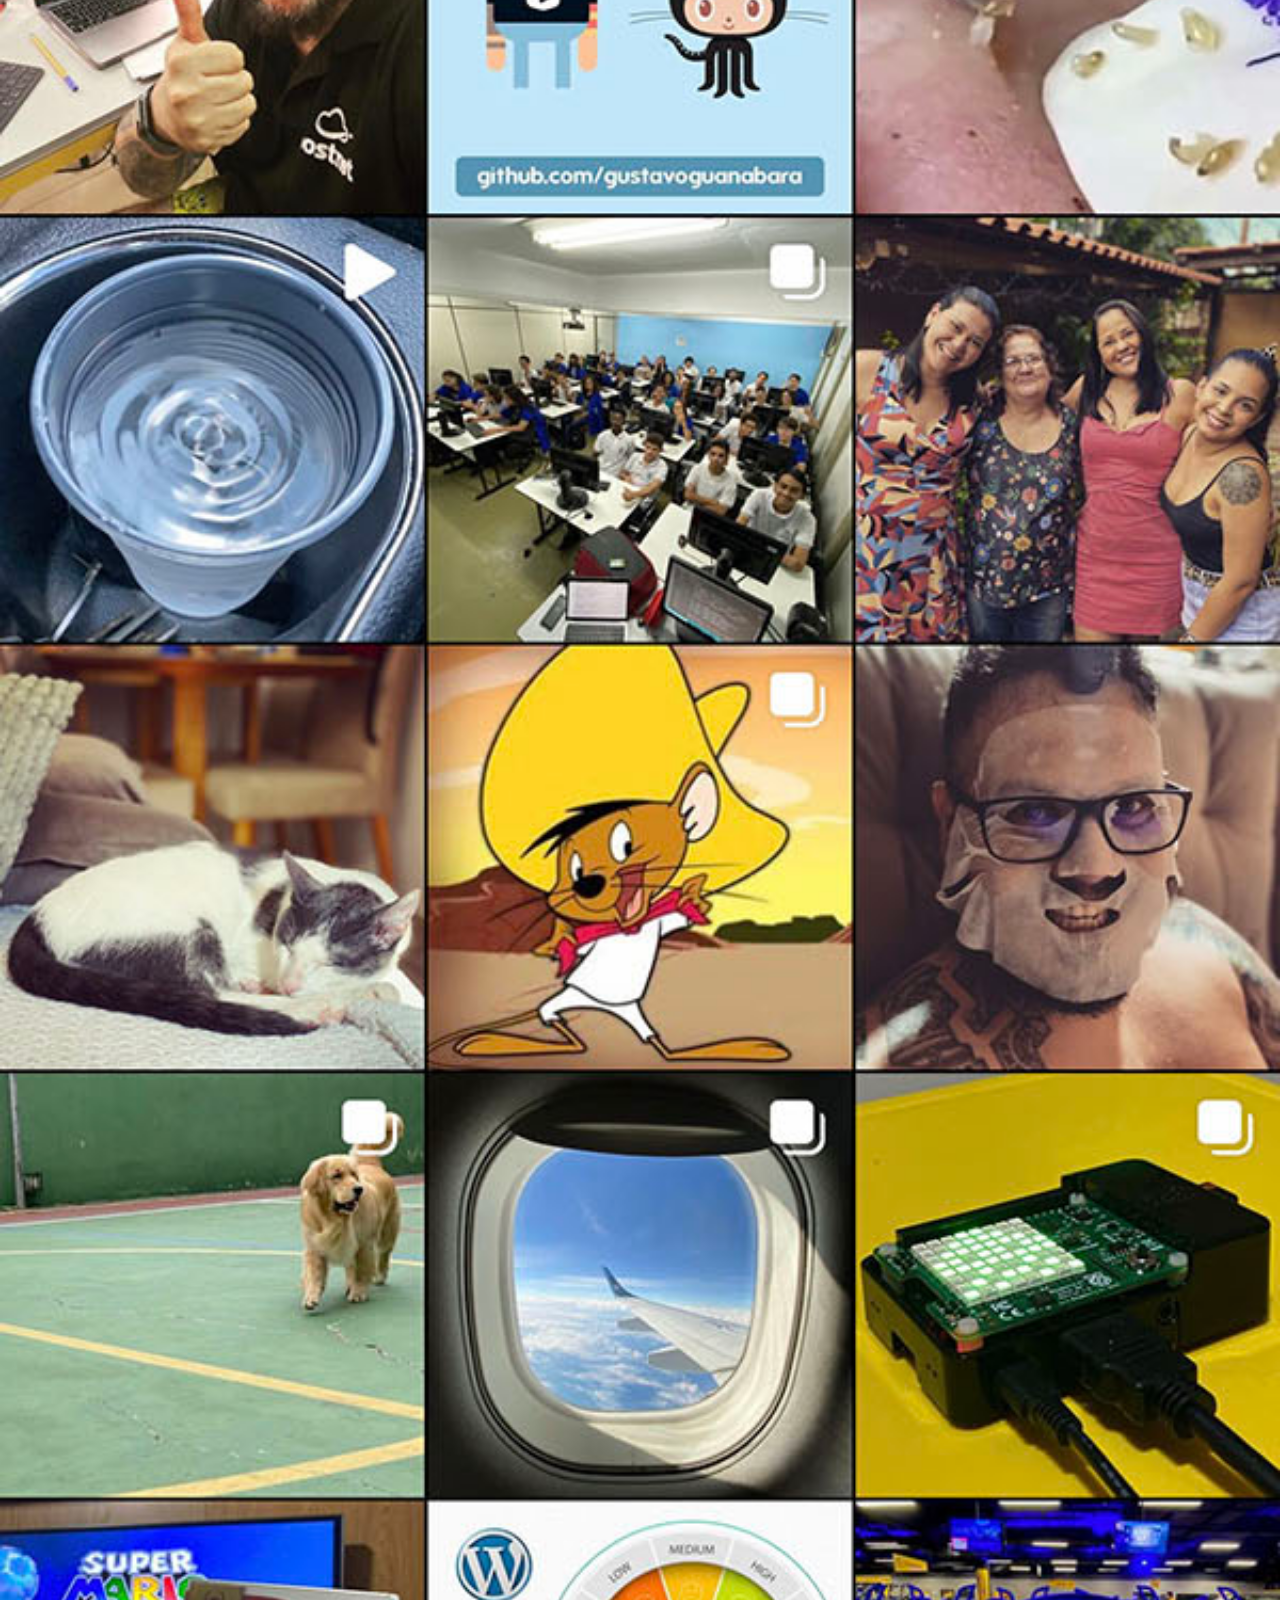
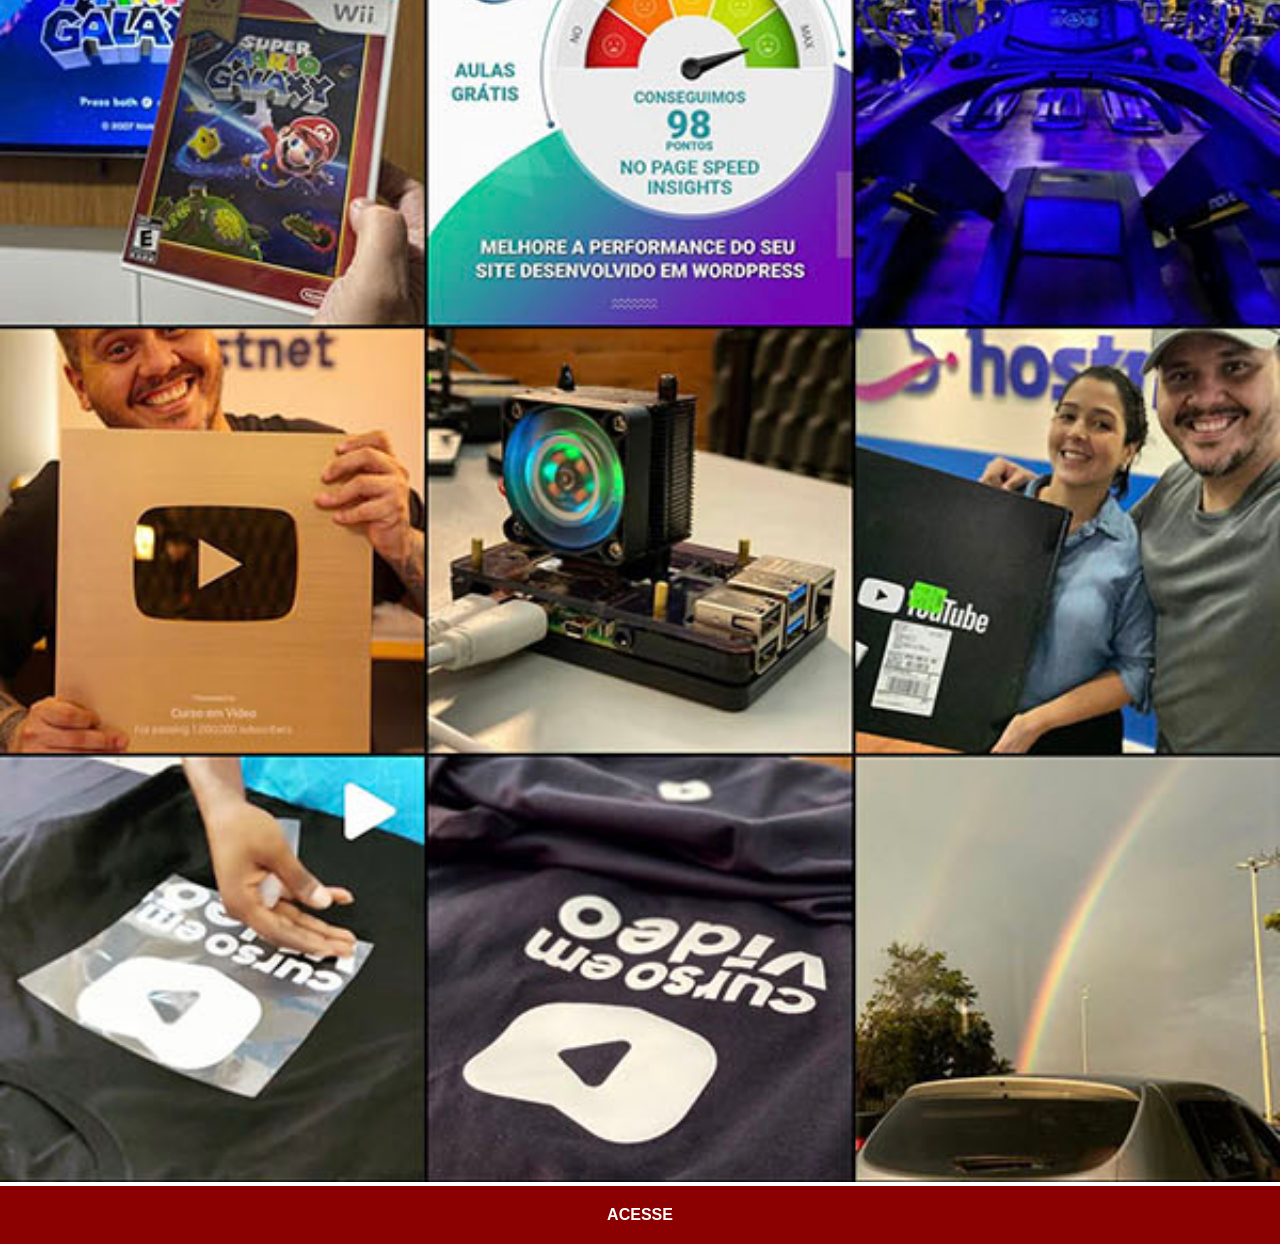
<file: instagram.html>
<!DOCTYPE html>
<html lang="pt-br">
<head>
    <meta charset="UTF-8">
    <meta name="viewport" content="width=device-width, initial-scale=1.0">
    <title>Instagram</title>
    <link rel="stylesheet" href="estilos/social.css">
</head>
<body>
    <img src="imagens/tela-instagram.jpg" alt="Instagram">
    <a href="https://www.instagram.com/gustavoguanabara/" target="_blank">ACESSE</a>
</body>
</html>
</file>
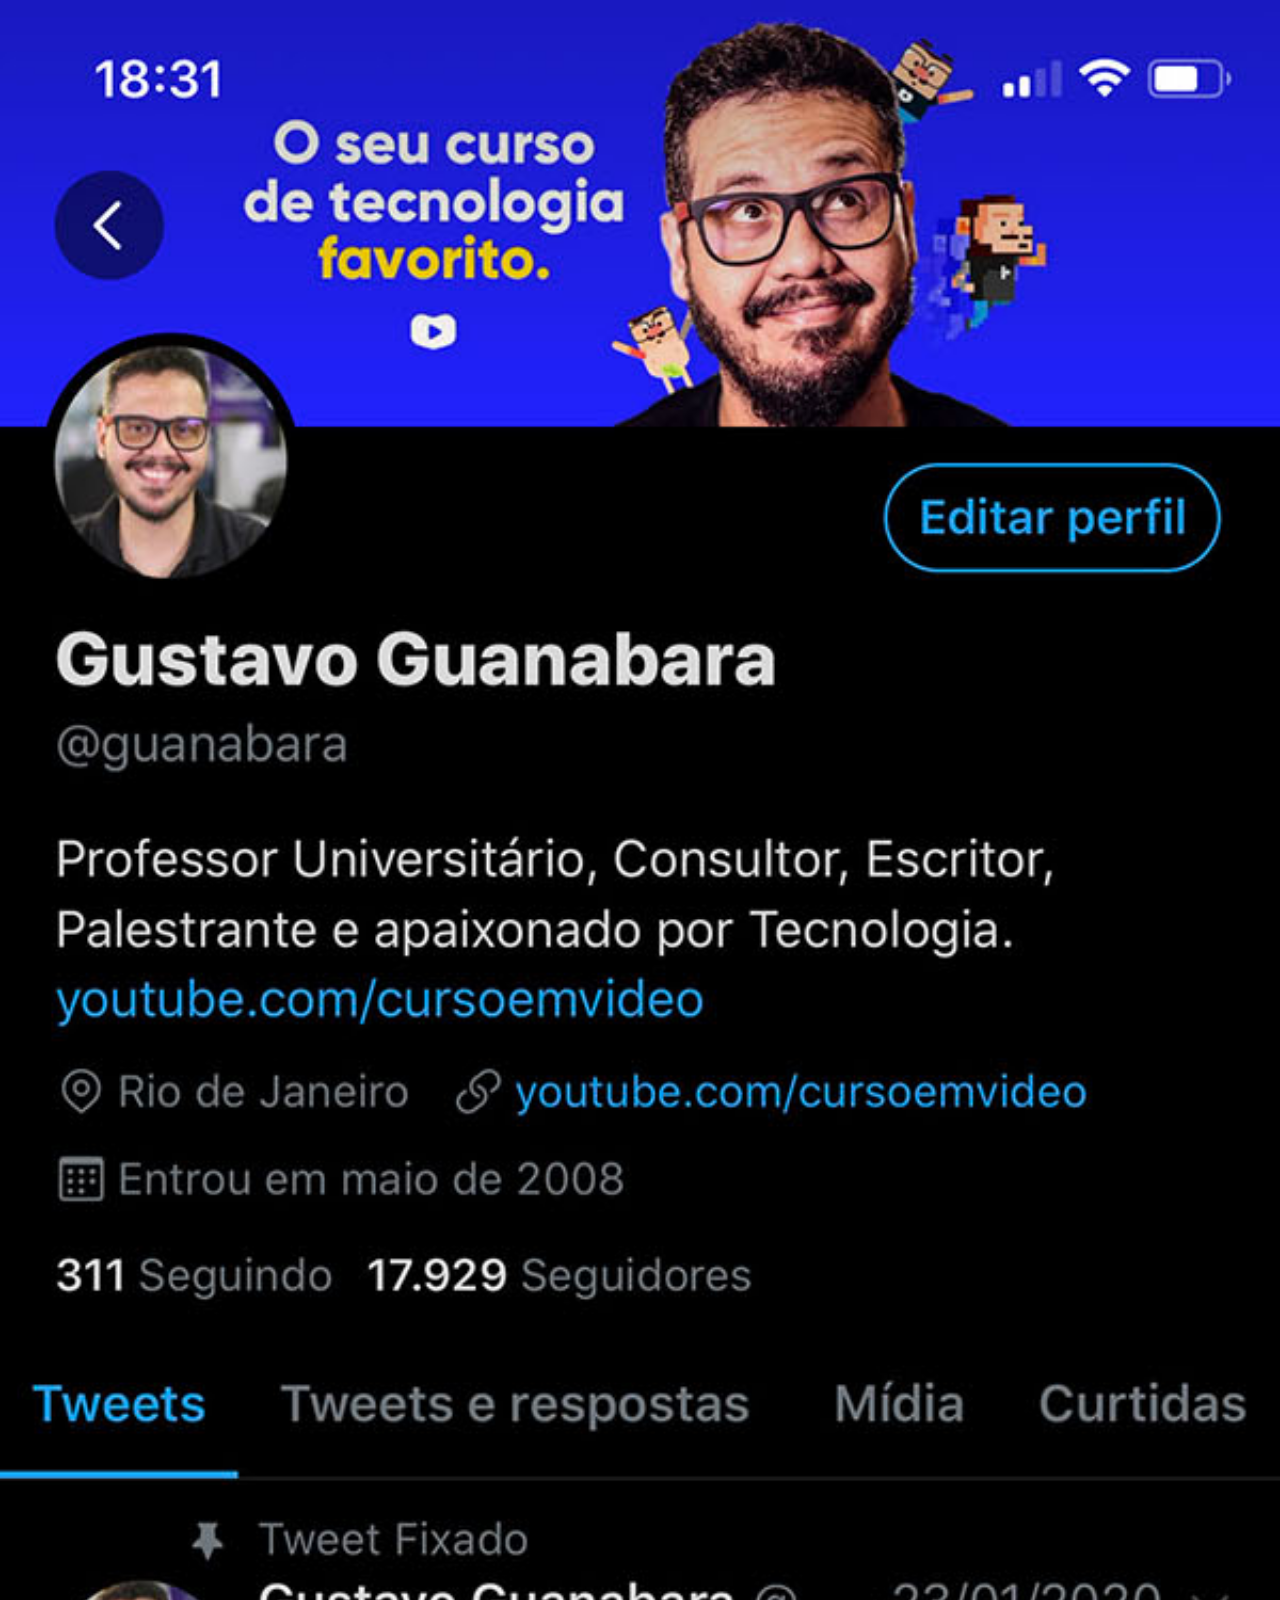
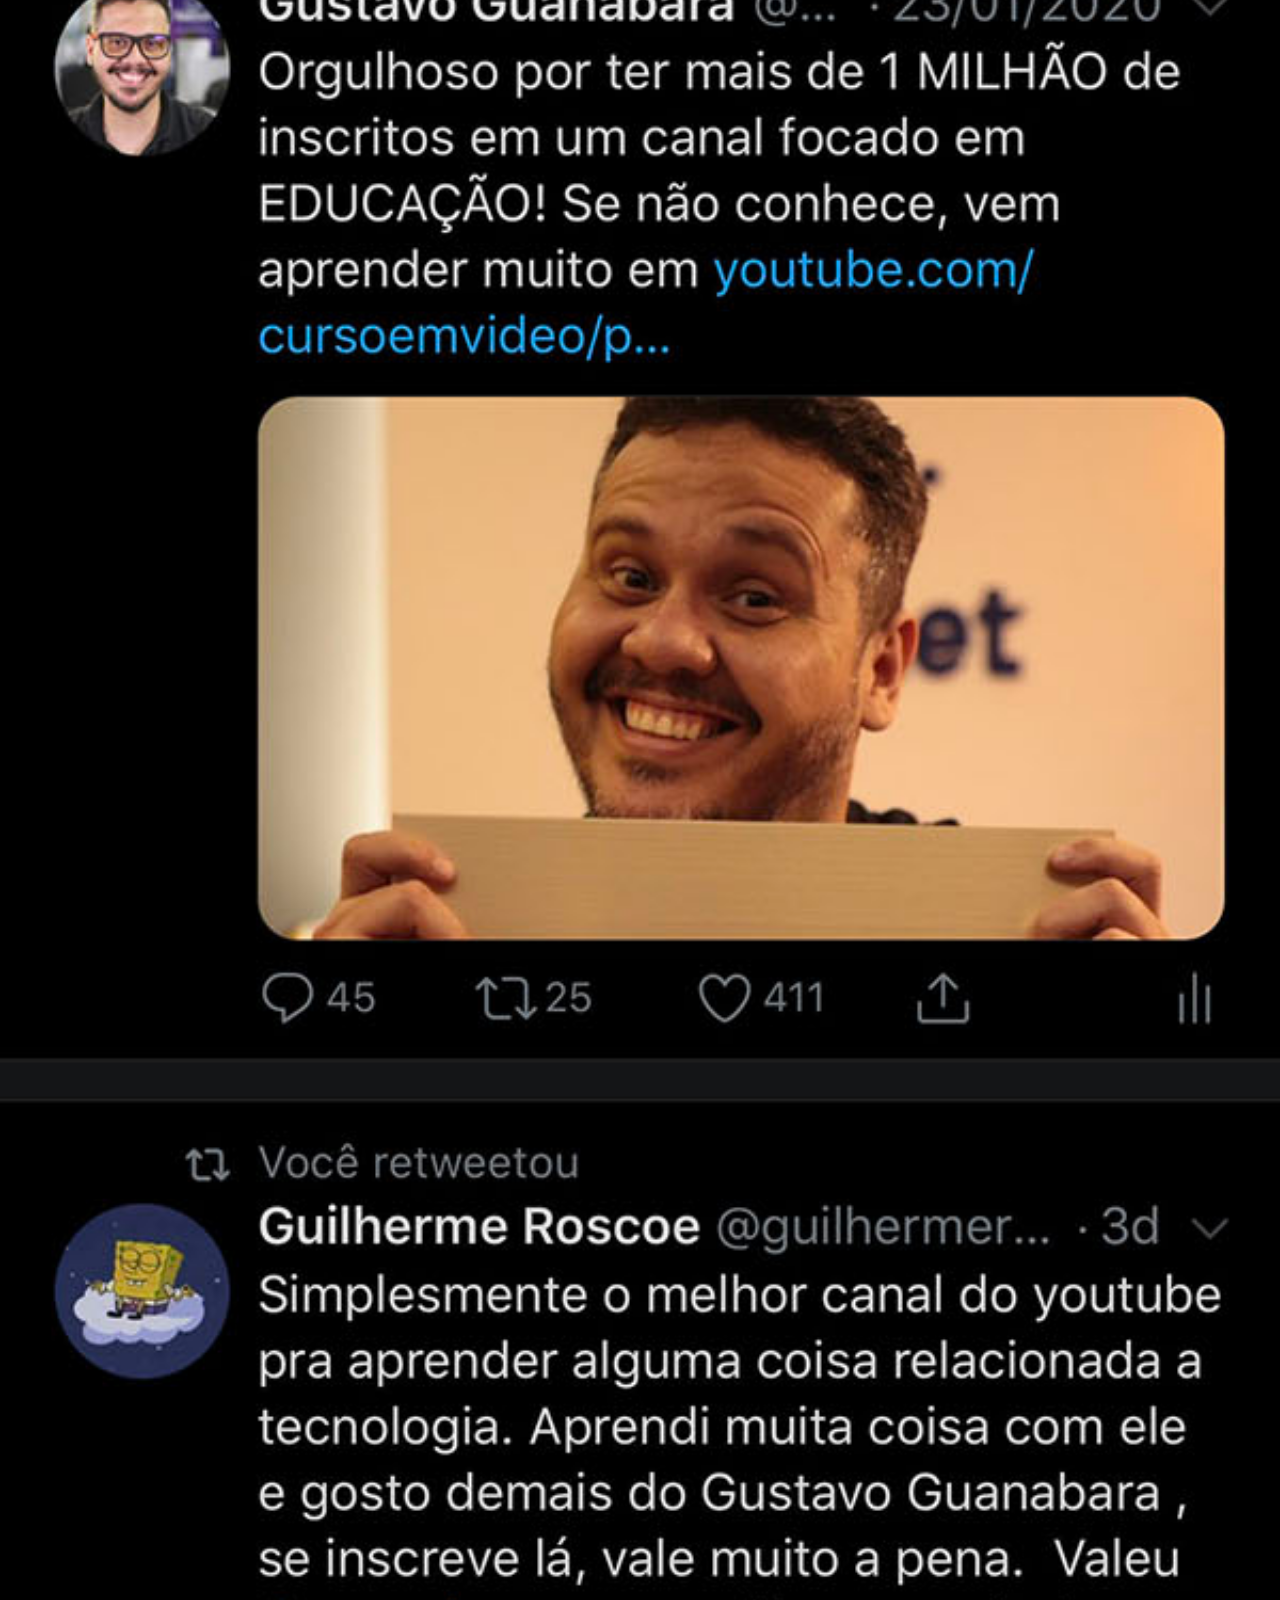
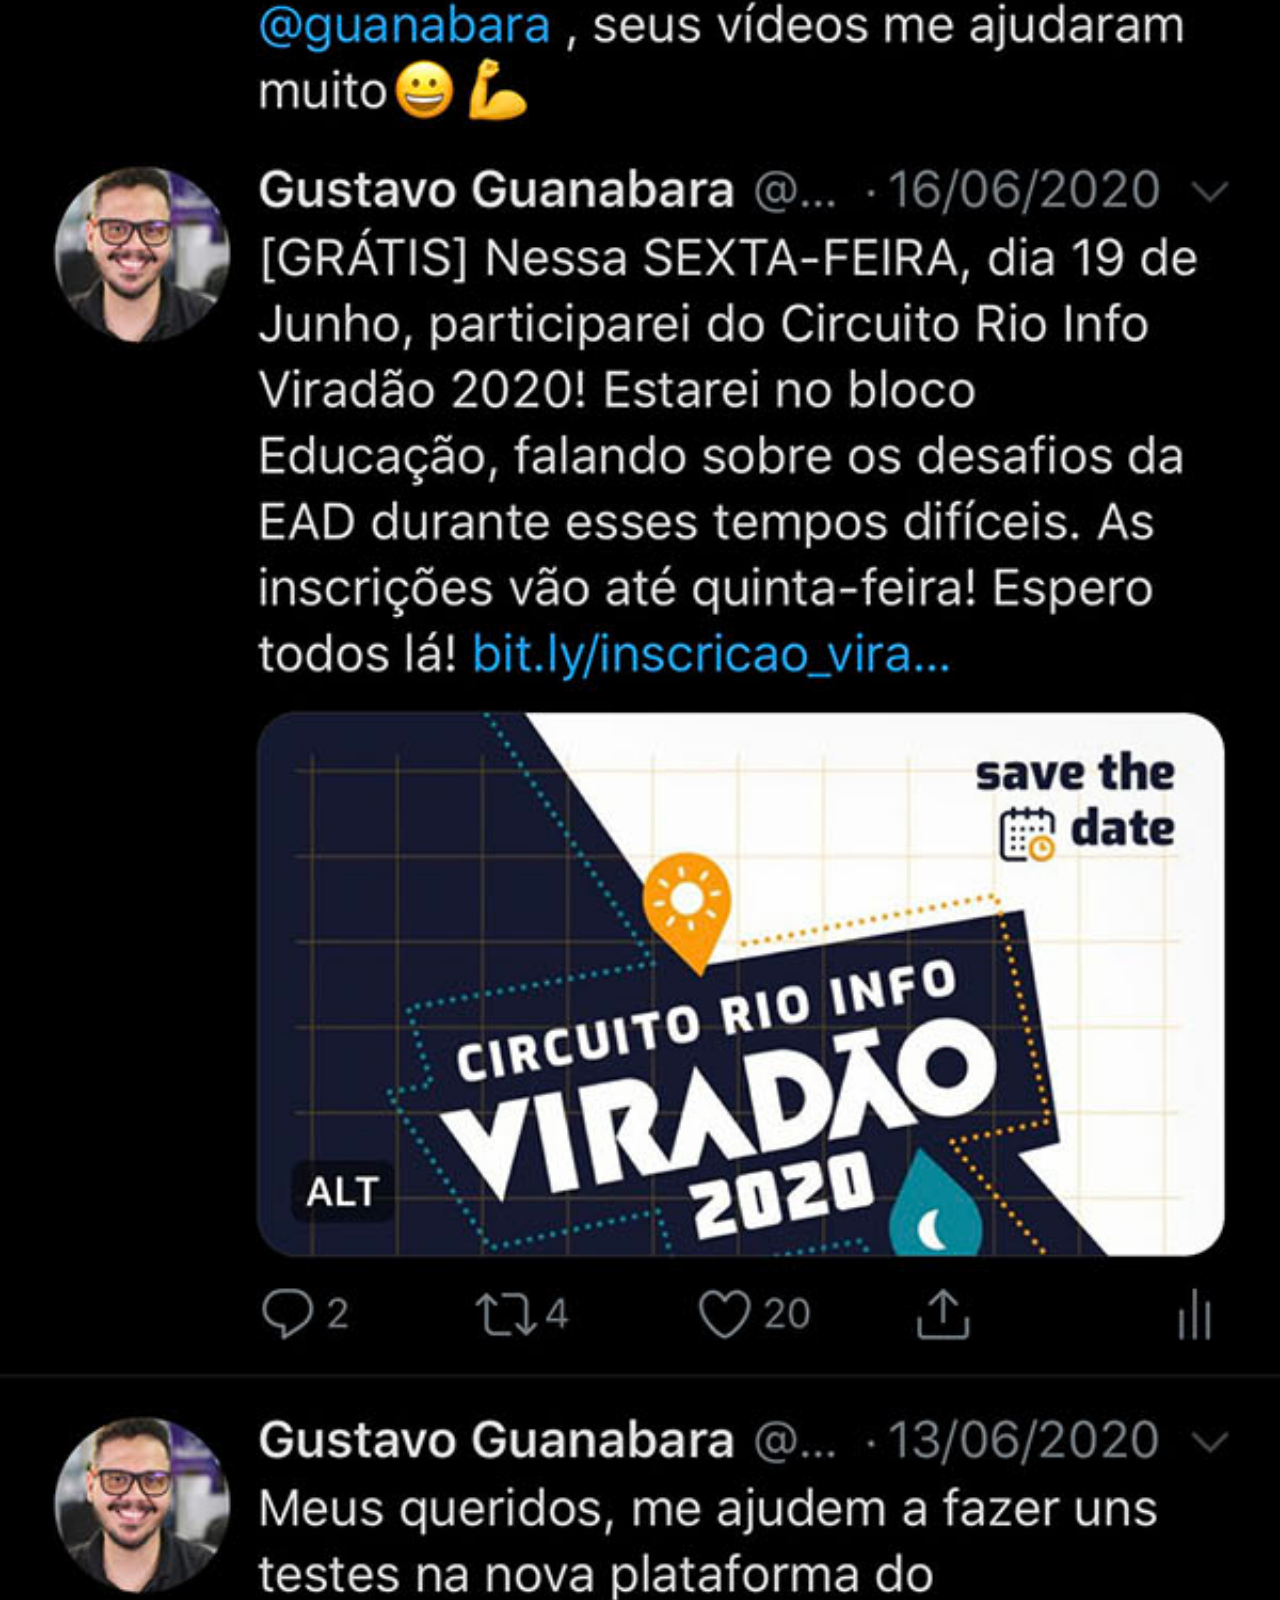
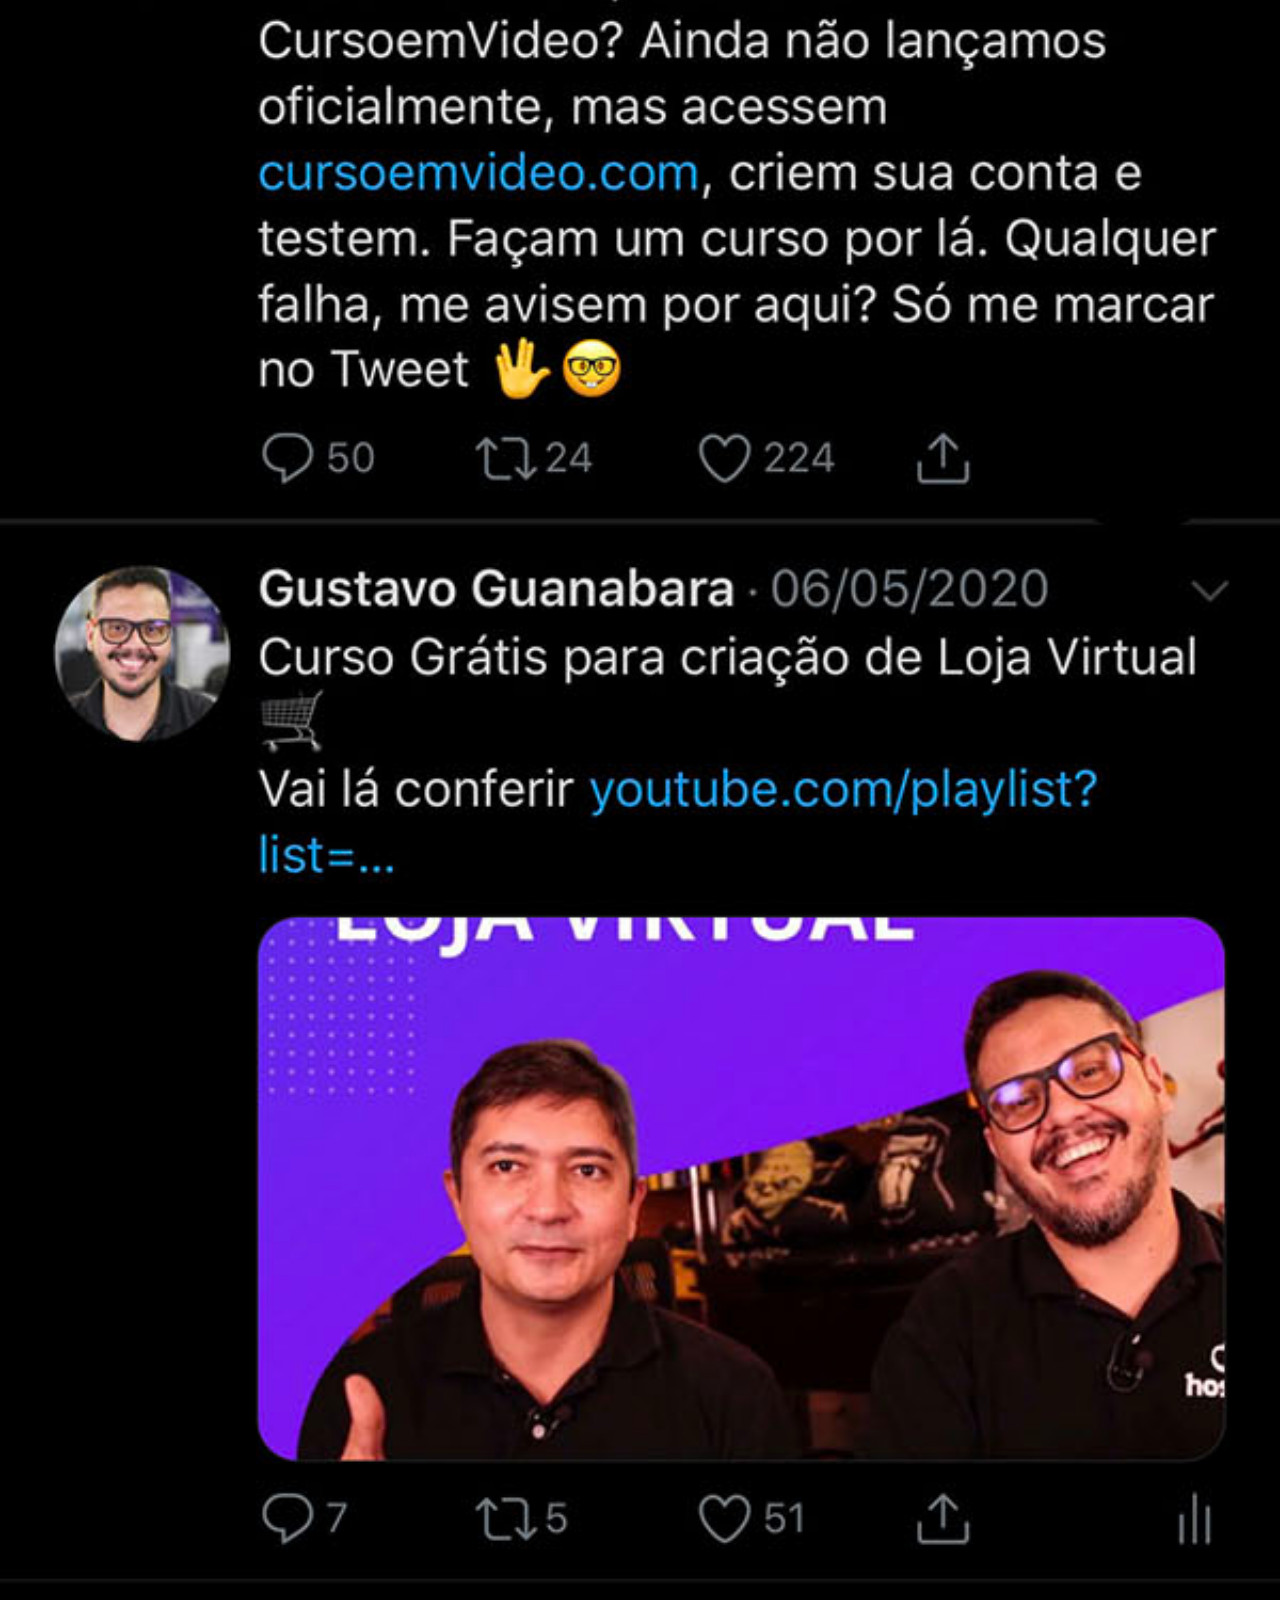
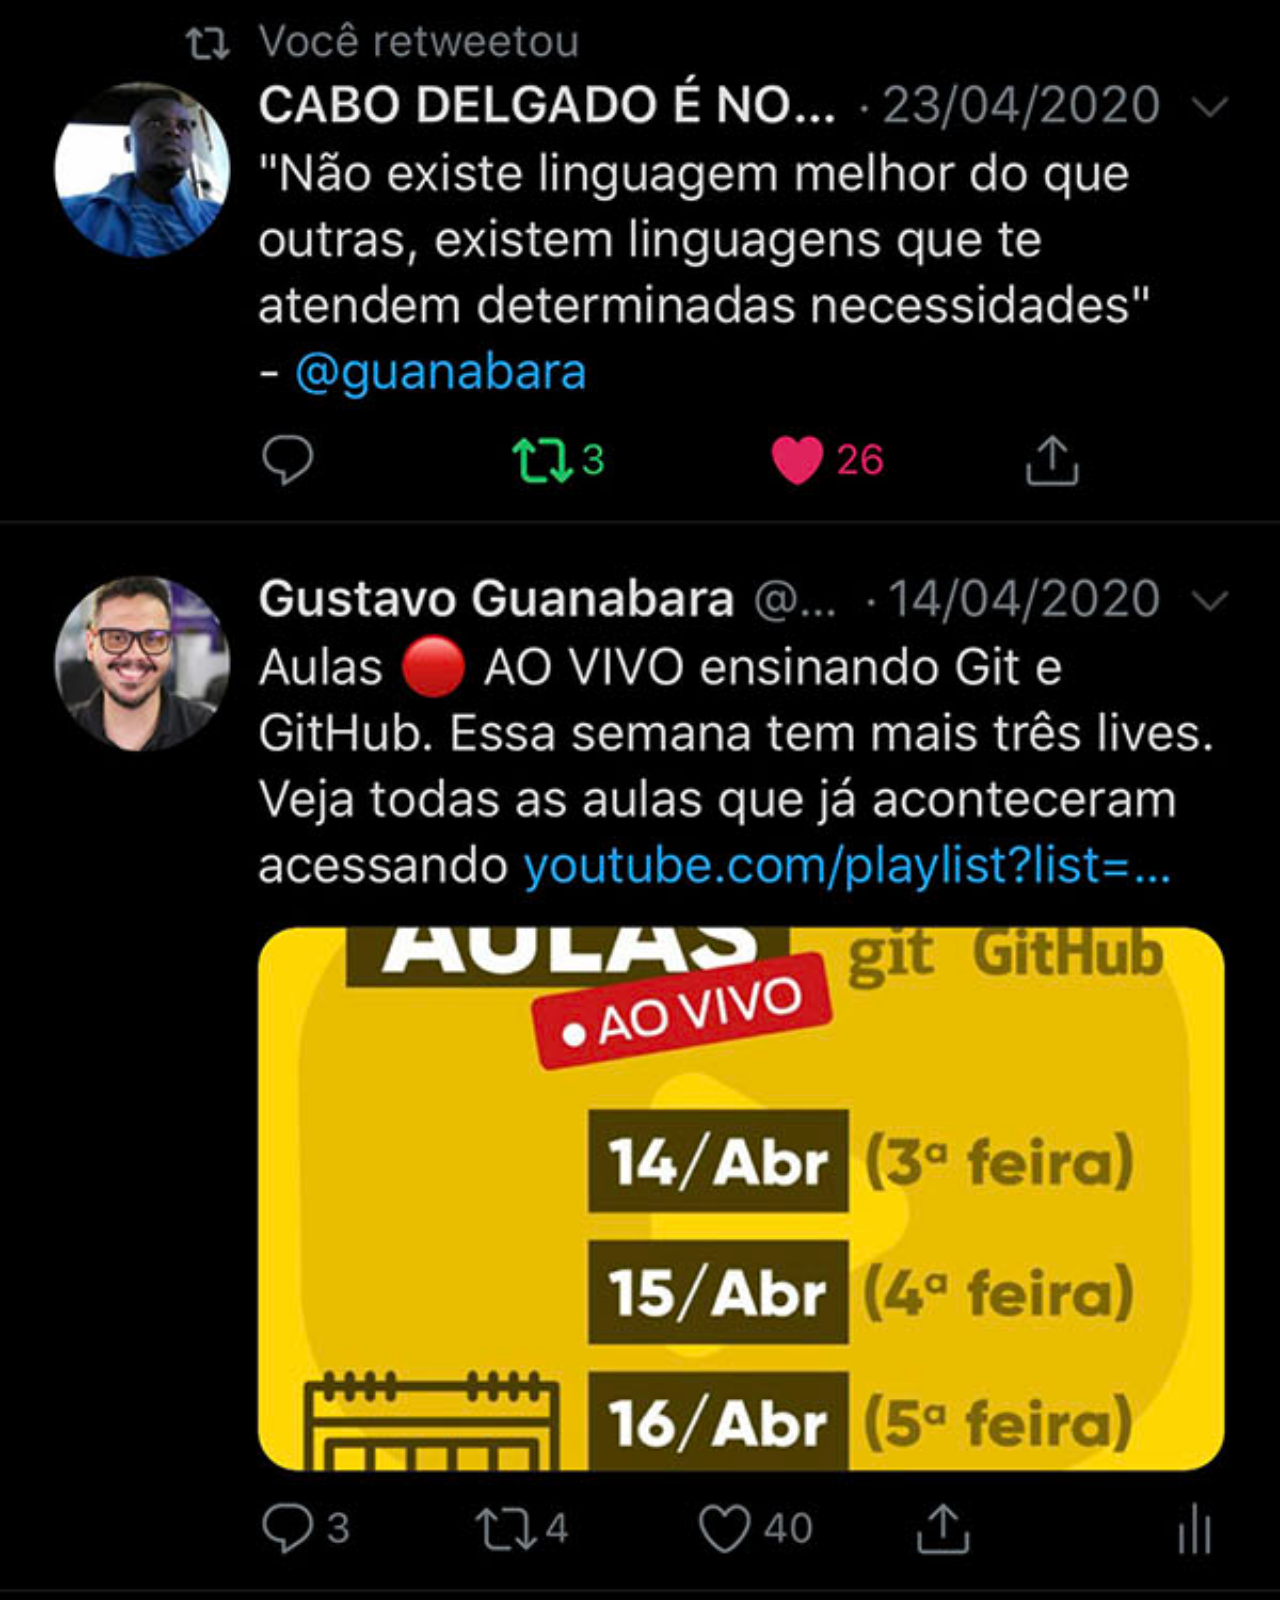
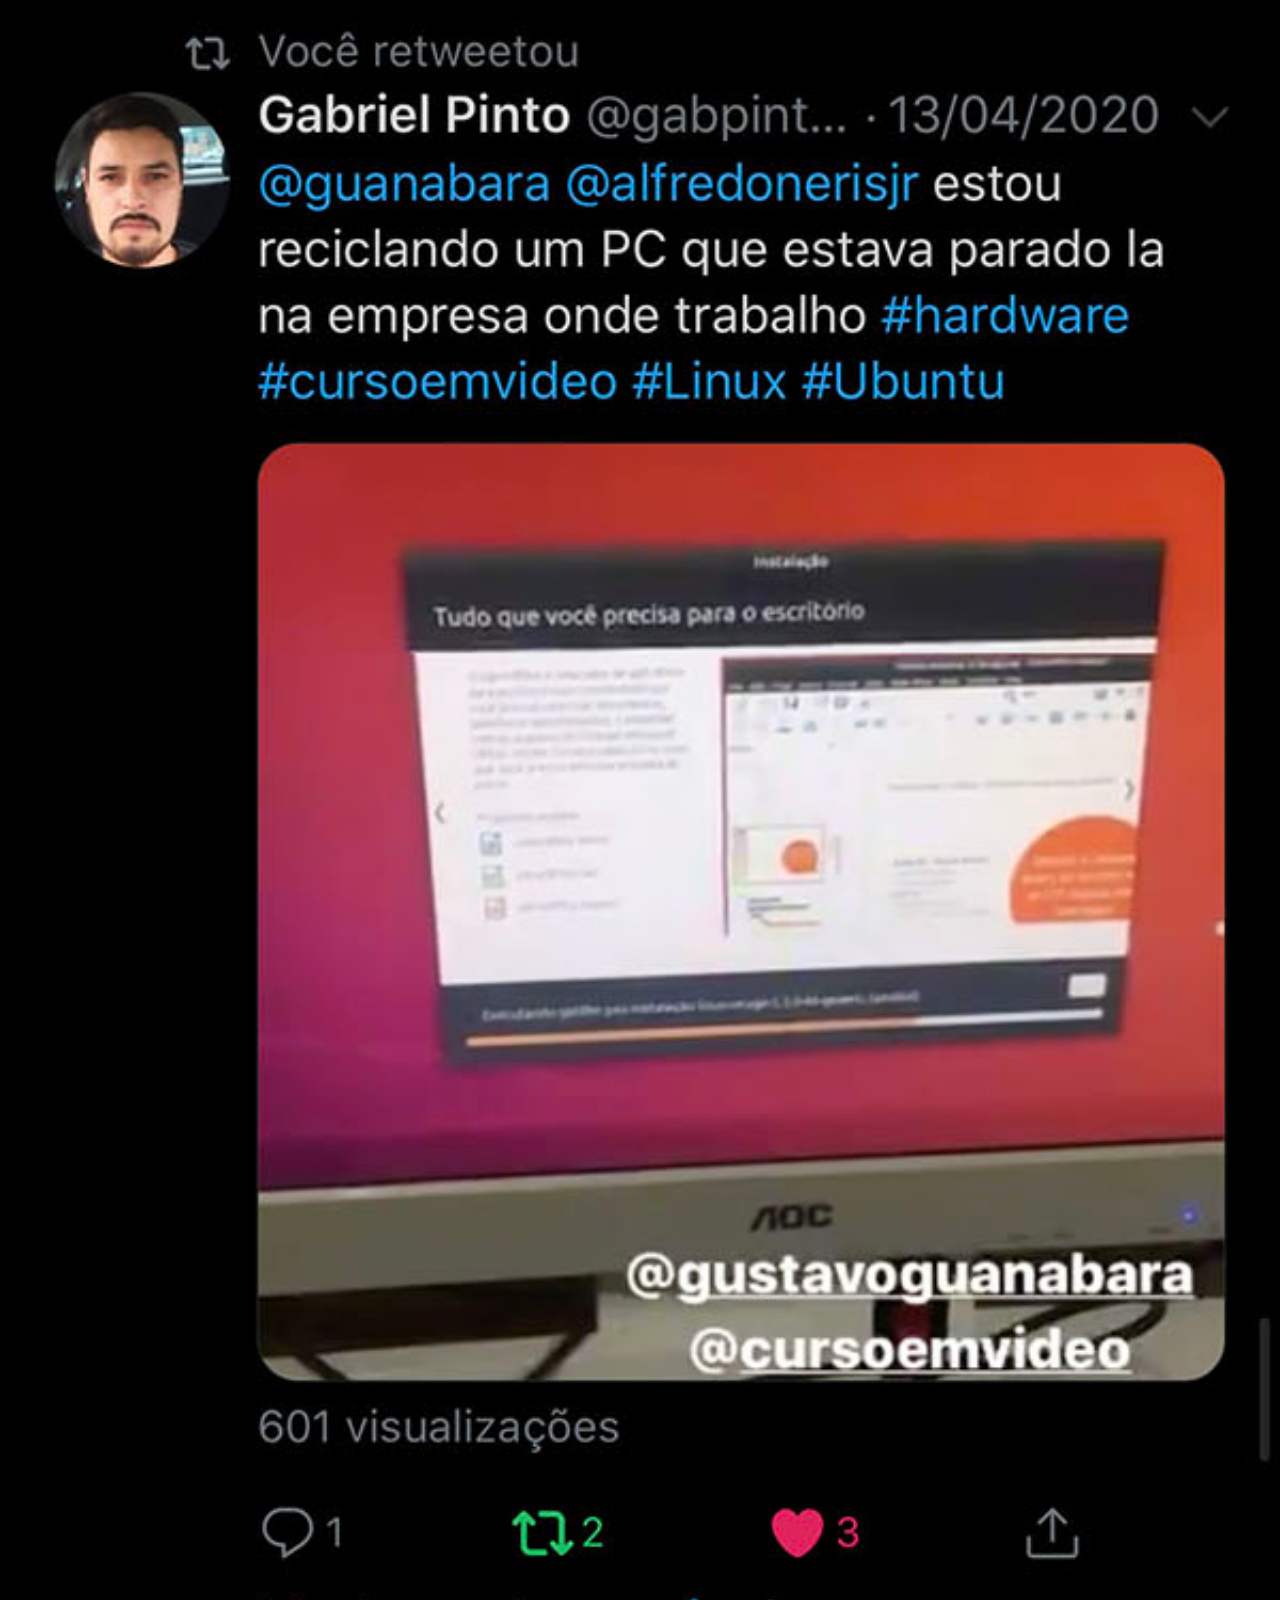
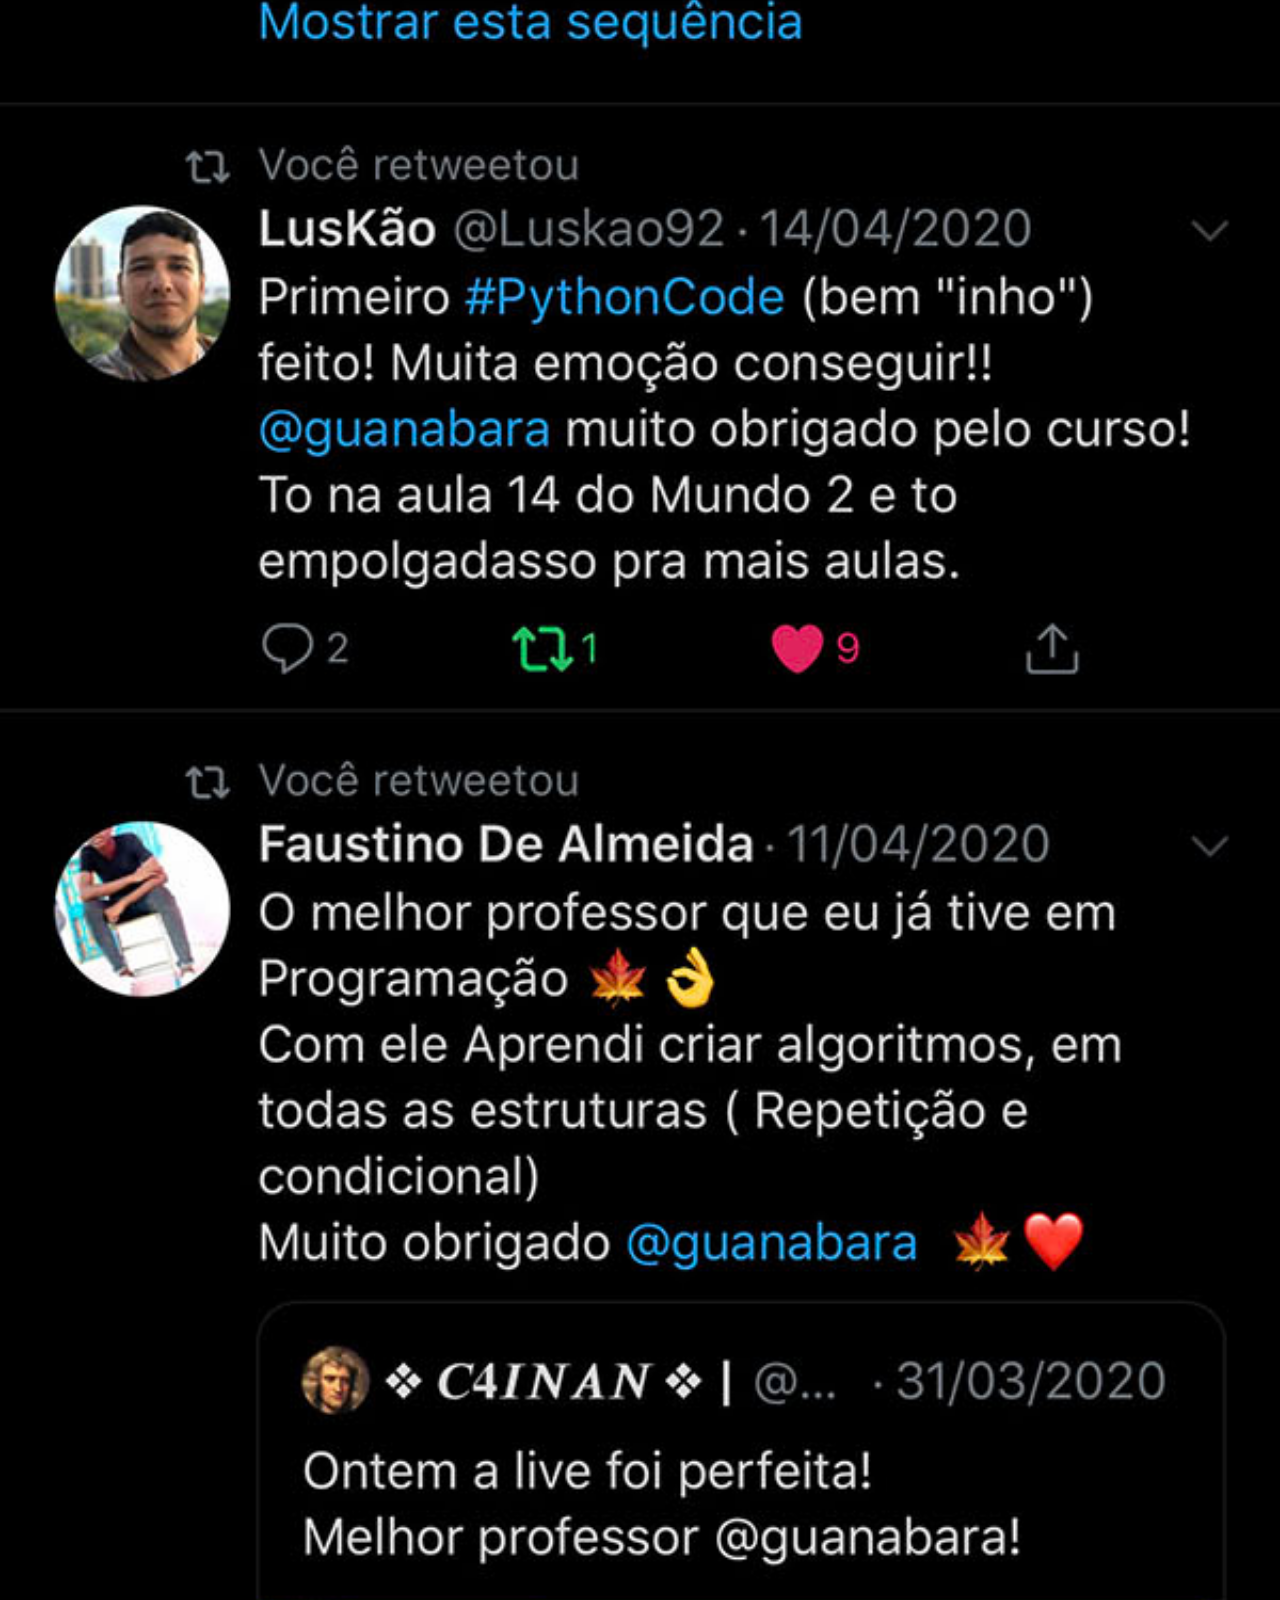
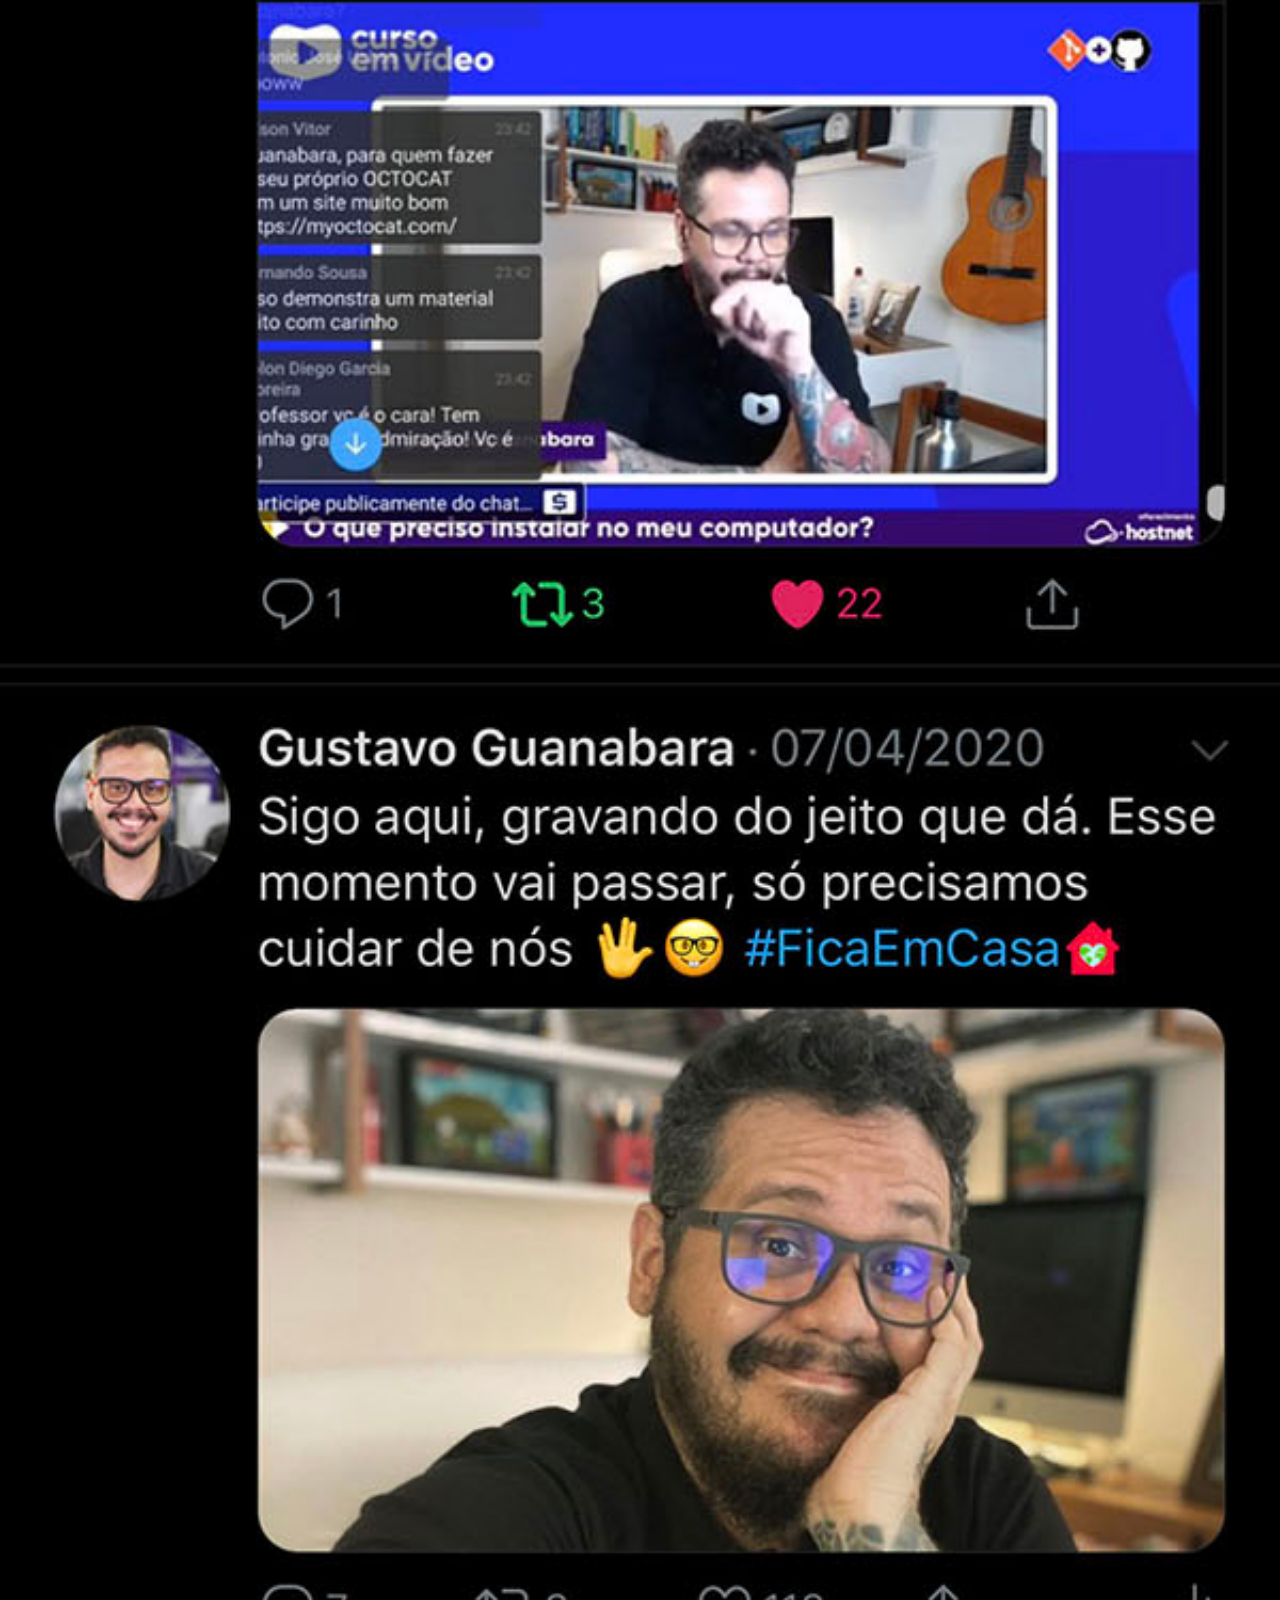
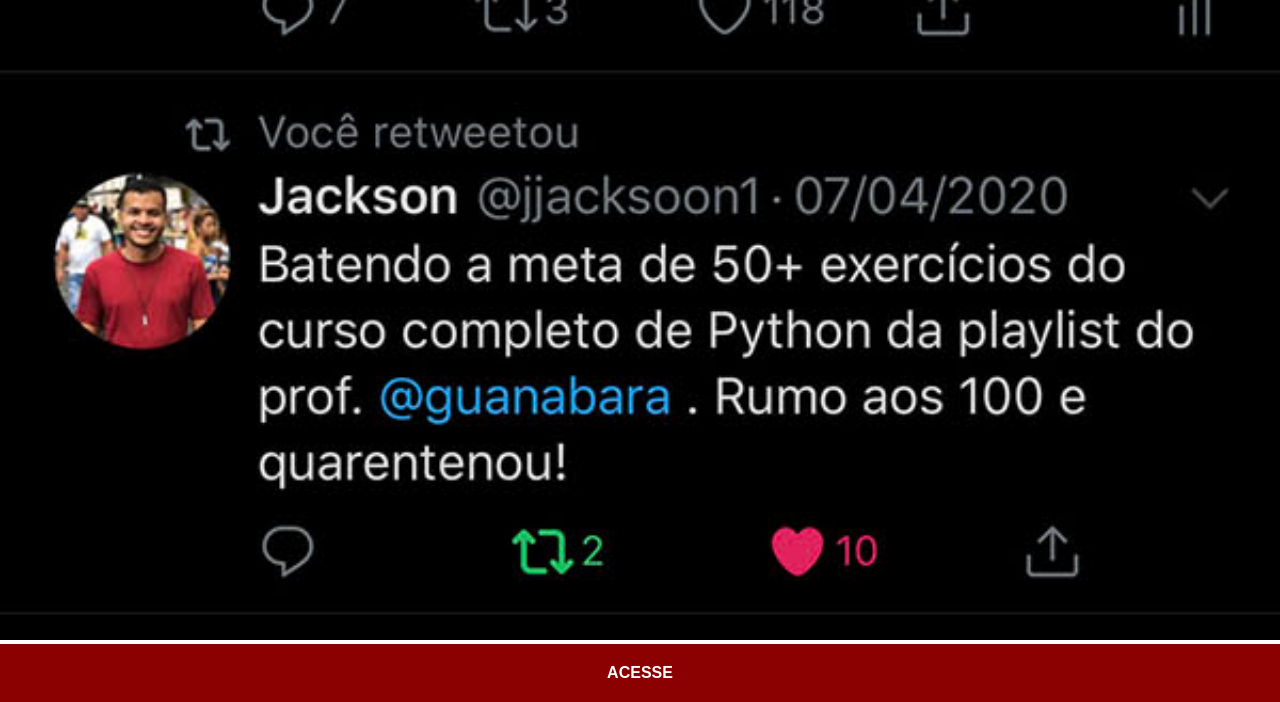
<file: twitter.html>
<!DOCTYPE html>
<html lang="pt-br">
<head>
    <meta charset="UTF-8">
    <meta name="viewport" content="width=device-width, initial-scale=1.0">
    <title>Twitter</title>
    <link rel="stylesheet" href="estilos/social.css">
</head>
<body>
    <img src="imagens/tela-twitter.jpg" alt="Twitter">
    <a href="https://x.com/gustavoguanabara/" target="_blank">ACESSE</a>
</body>
</html>
</file>
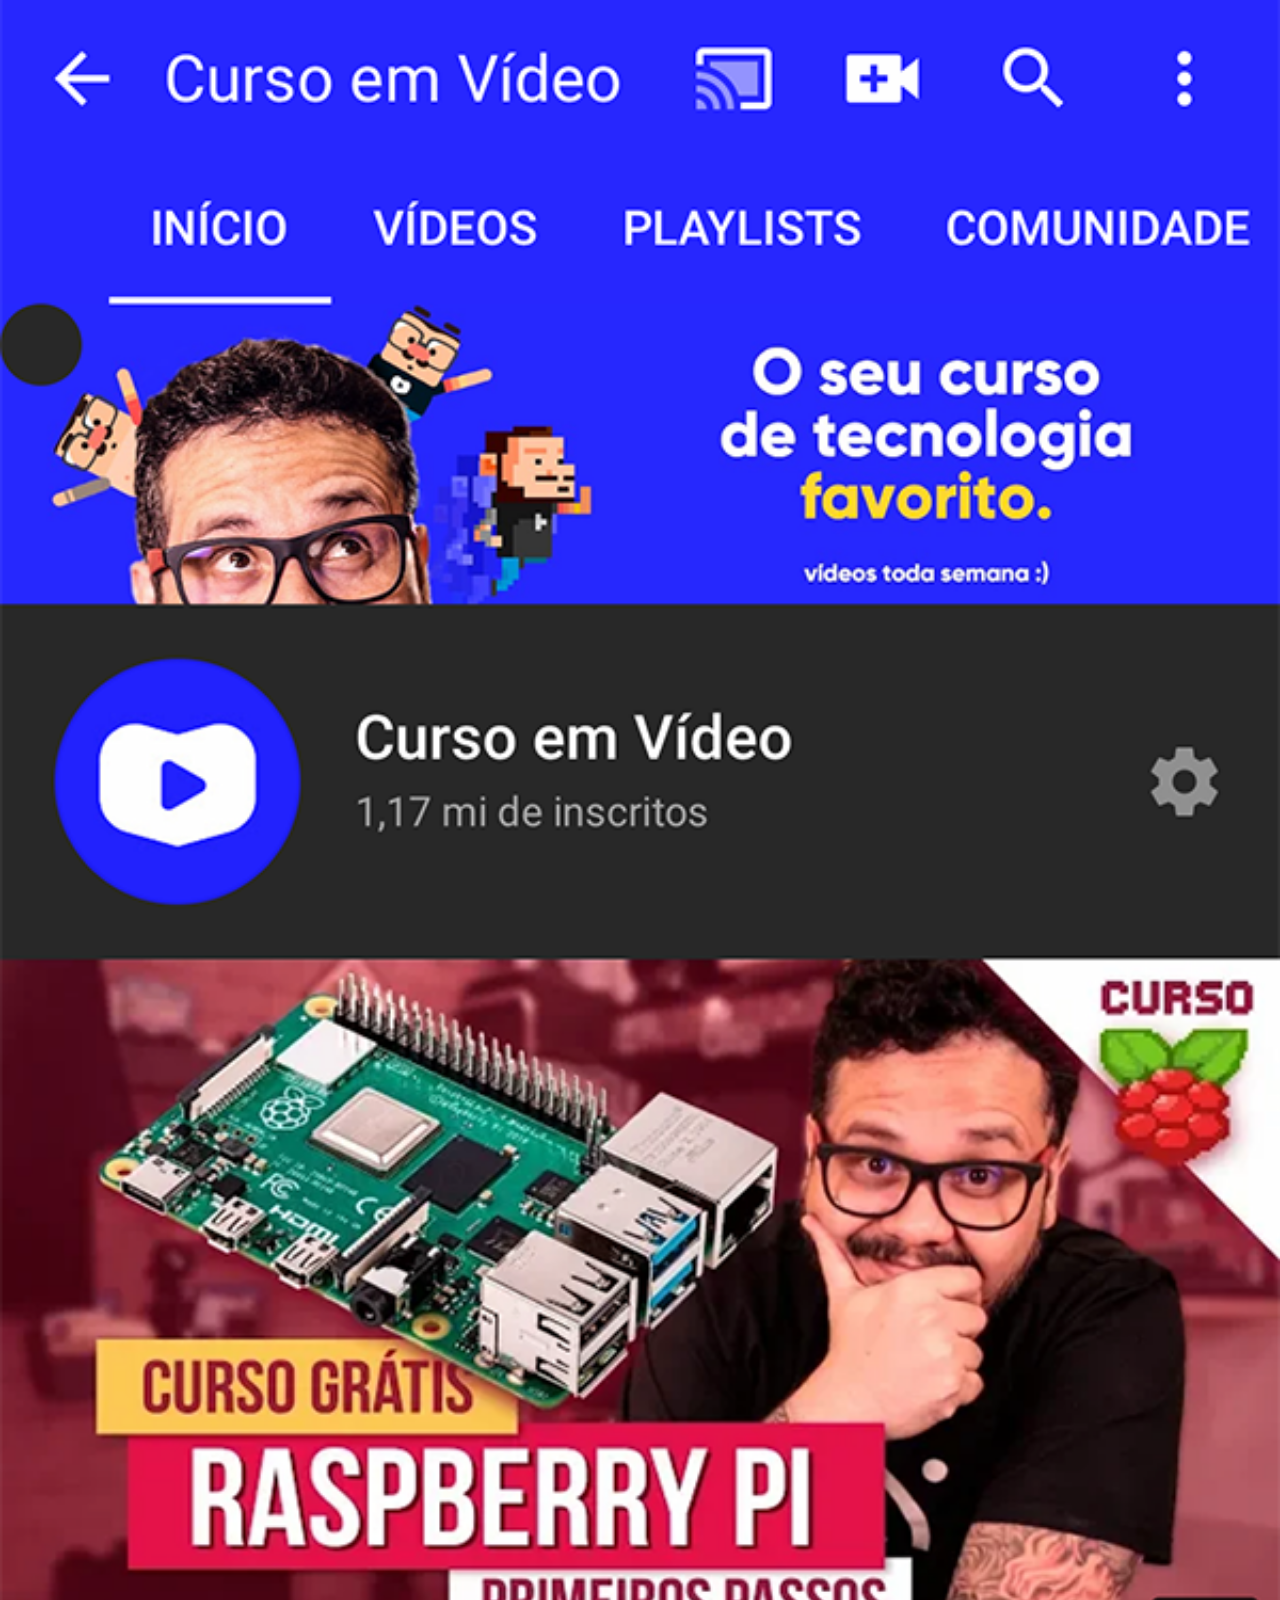
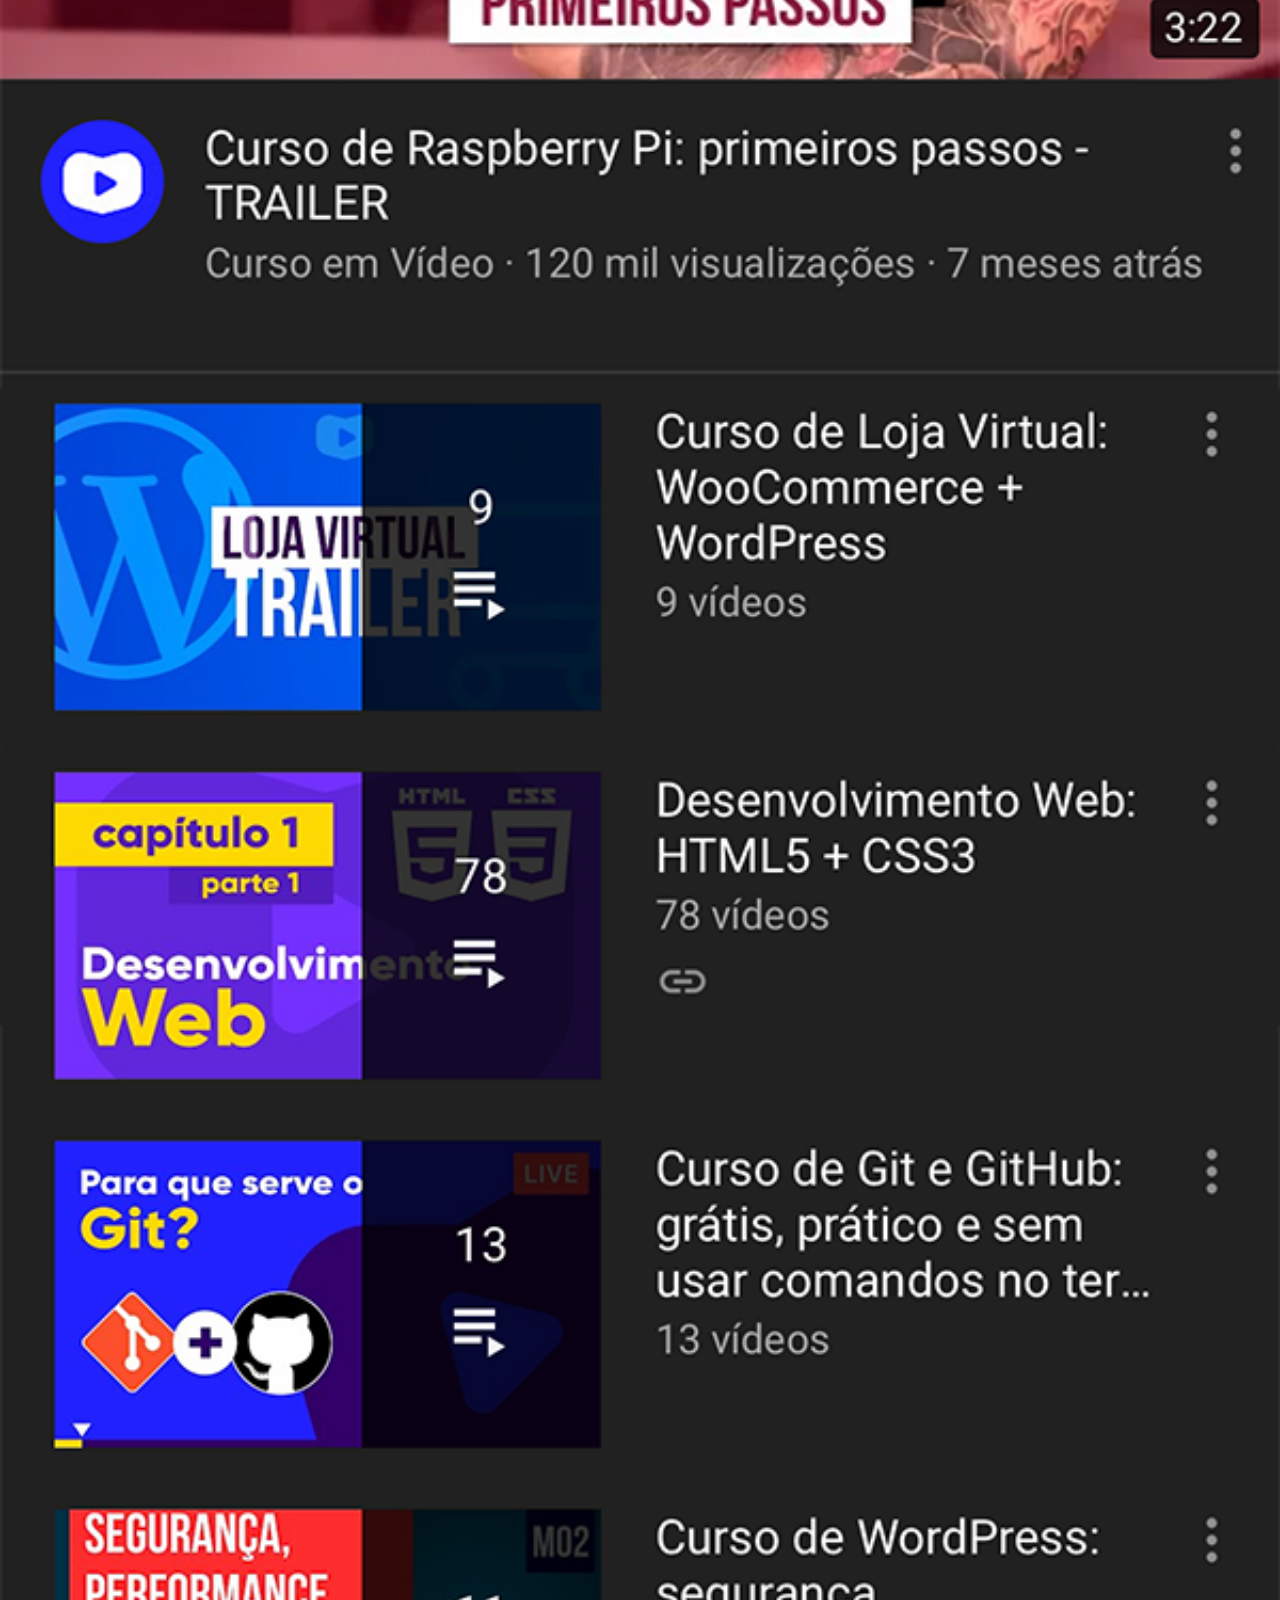
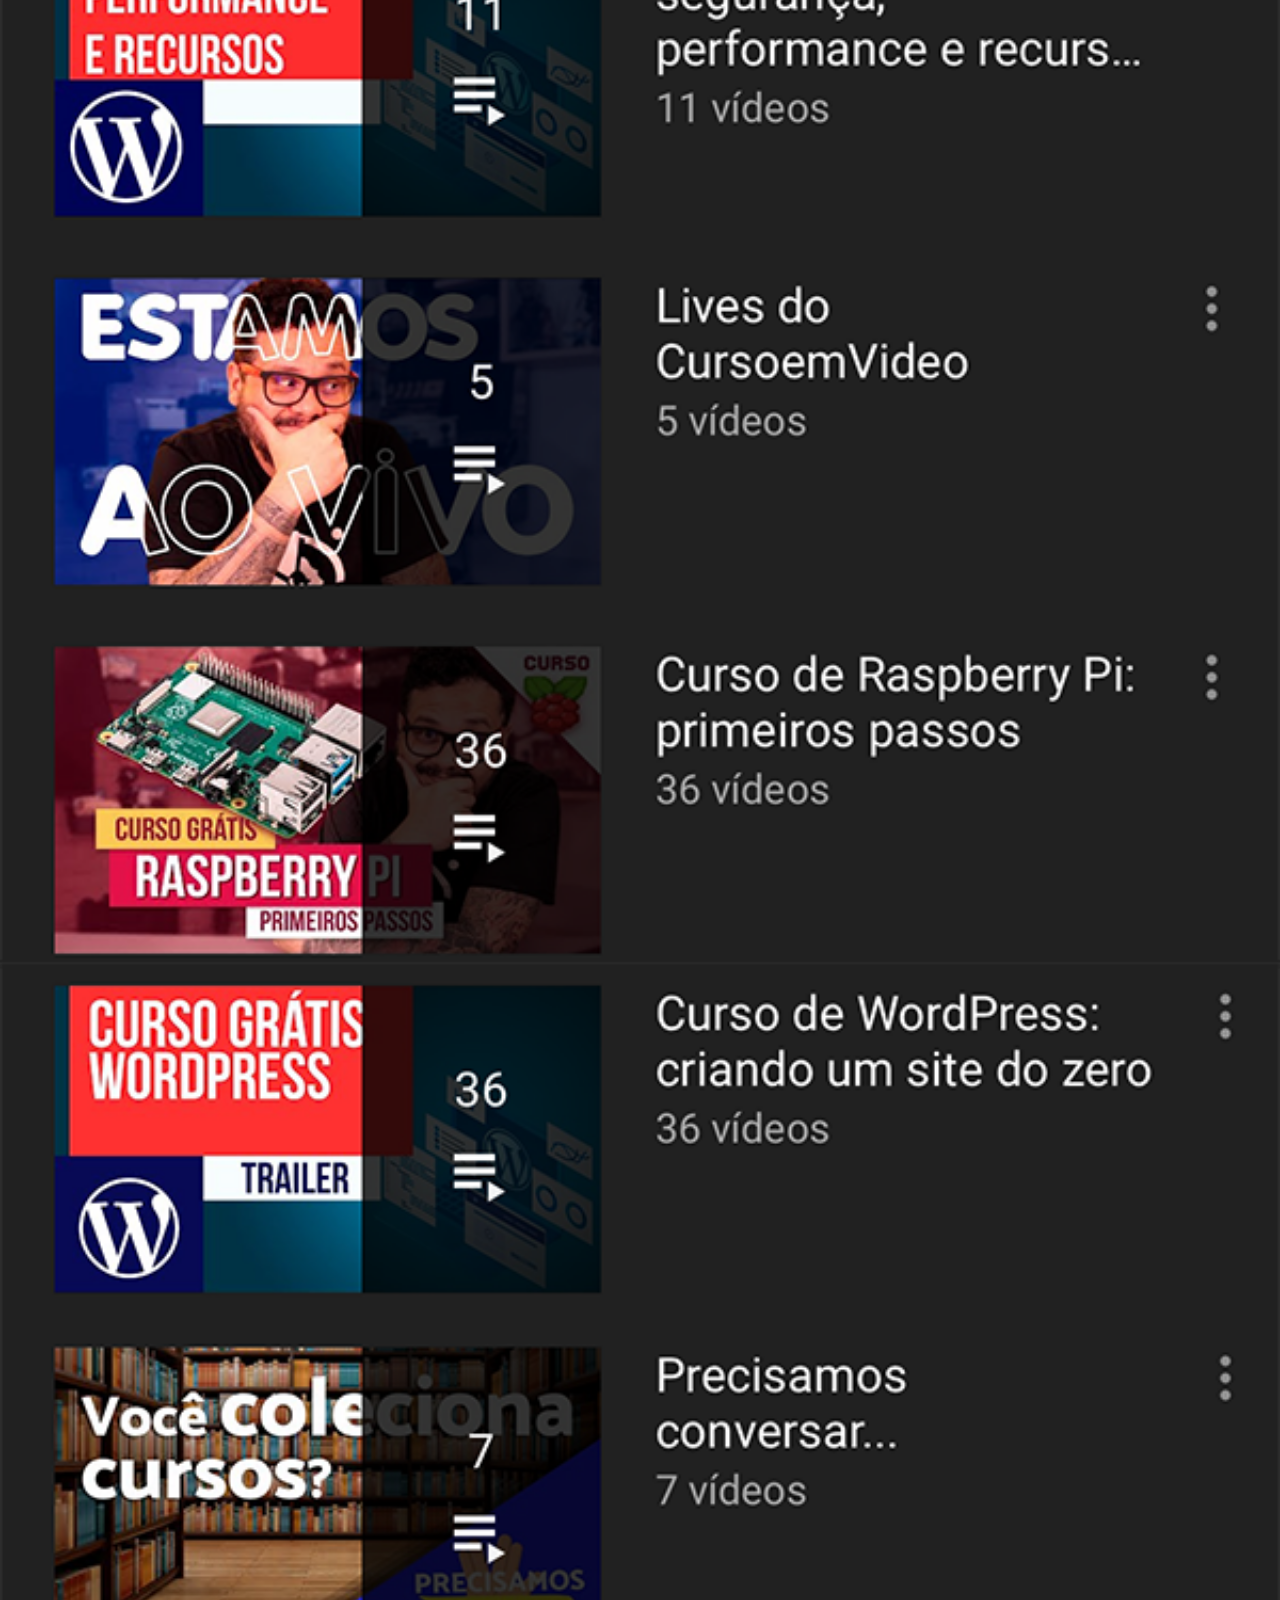
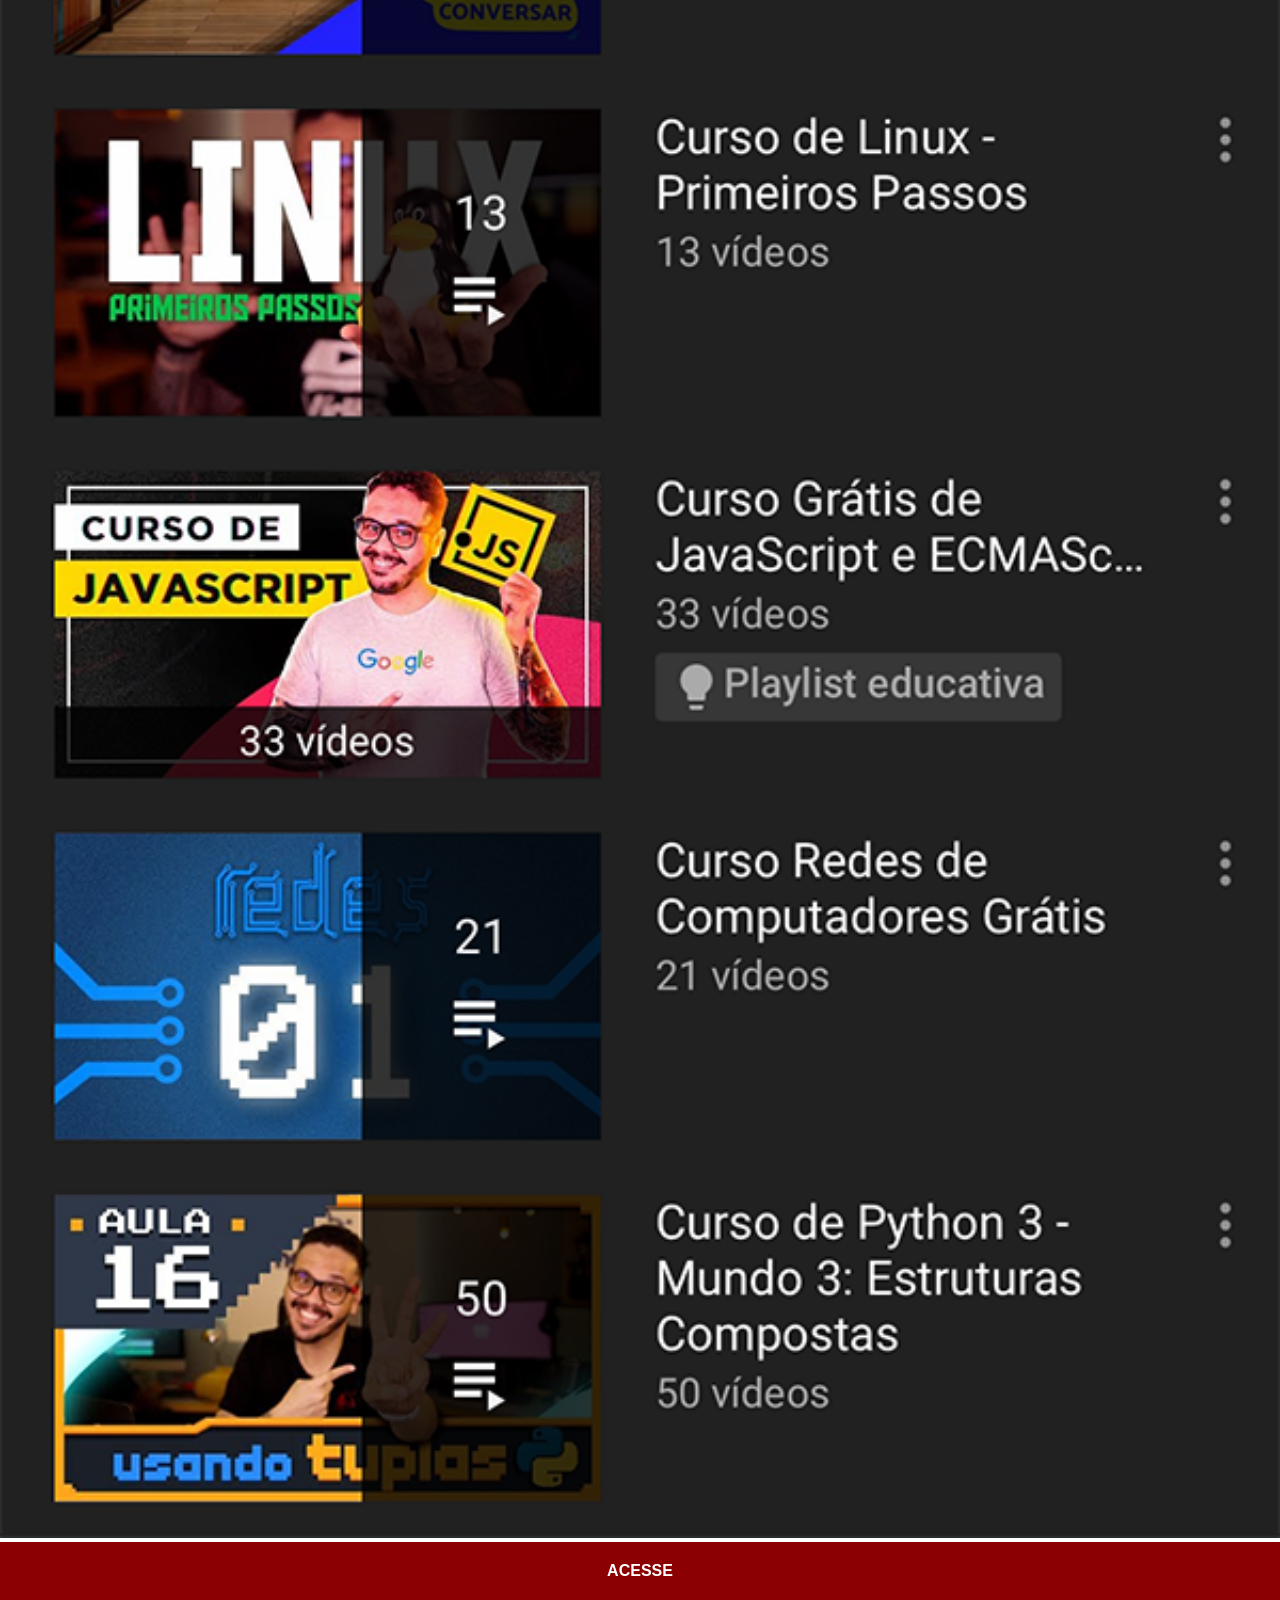
<file: youtube.html>
<!DOCTYPE html>
<html lang="pt-br">
<head>
    <meta charset="UTF-8">
    <meta name="viewport" content="width=device-width, initial-scale=1.0">
    <title>YouTube</title>
    <link rel="stylesheet" href="estilos/social.css">
</head>
<body>
    <img src="imagens/tela-youtube.png" alt="YouTube">
    <a href="https://www.youtube.com/@cursoemvideo/playlists" target="_blank">ACESSE</a>
</body>
</html>
</file>
<file: estilos/style.css>
* {
    margin: 0px;
    padding: 0px;
    font-family: Arial, Helvetica, sans-serif;
}

html, css {
    height: 100vh;
    width: 100vw;
    background-color: black;
}

main {
    position: relative;
    height: 100vh;
}

body {
    background: url(../imagens/fundo-madeira.jpg) no-repeat top center;
    background-size: cover;
    background-attachment: fixed;
}

section#telefone {
    position: absolute;
    top: 50%;
    left: 50%;
    transform: translate(-50%, -50%);

    height: 627px;
    width: 311px;
    background: url(../imagens/frame-iphone.png) no-repeat;
}

iframe#tela {
    position: relative;
    top: 80px;
    left: 22px;
    width: 267px;
    height: 471px;
}

section#redes-sociais {
    text-align: right;
}

section#redes-sociais img {
    width: 50px;
    margin: 10px;
    border-radius: 50%;
    box-shadow: 2px 2px 5px rgba(0, 0, 0, 0.400);
    box-sizing: border-box;
}

section#redes-sociais img:hover {
    border: 2px solid rgba(255, 255, 255, 0637);
    transform: translate(-3px, -3px);
    box-shadow: 5px 5px 10px rgba(0, 0, 0, 0.603);
    transition: transform .5s, border 1s;
}
</file>
<file: estilos/social.css>
* {
    margin: 0px;
    padding: 0px;
    font-family: Arial, Helvetica, sans-serif;
 }

    ::-webkit-scrollbar {
         width: 0px;
        height: 0px;
}

img {
    width: 100vw;
}

a {
    display: block;
    background-color:darkred;
    color: white;
    padding: 20px;
    text-align: center;
    font-weight: bold;
    text-decoration:none;

}

a:hover {
    background-color: red;
}
</file>
